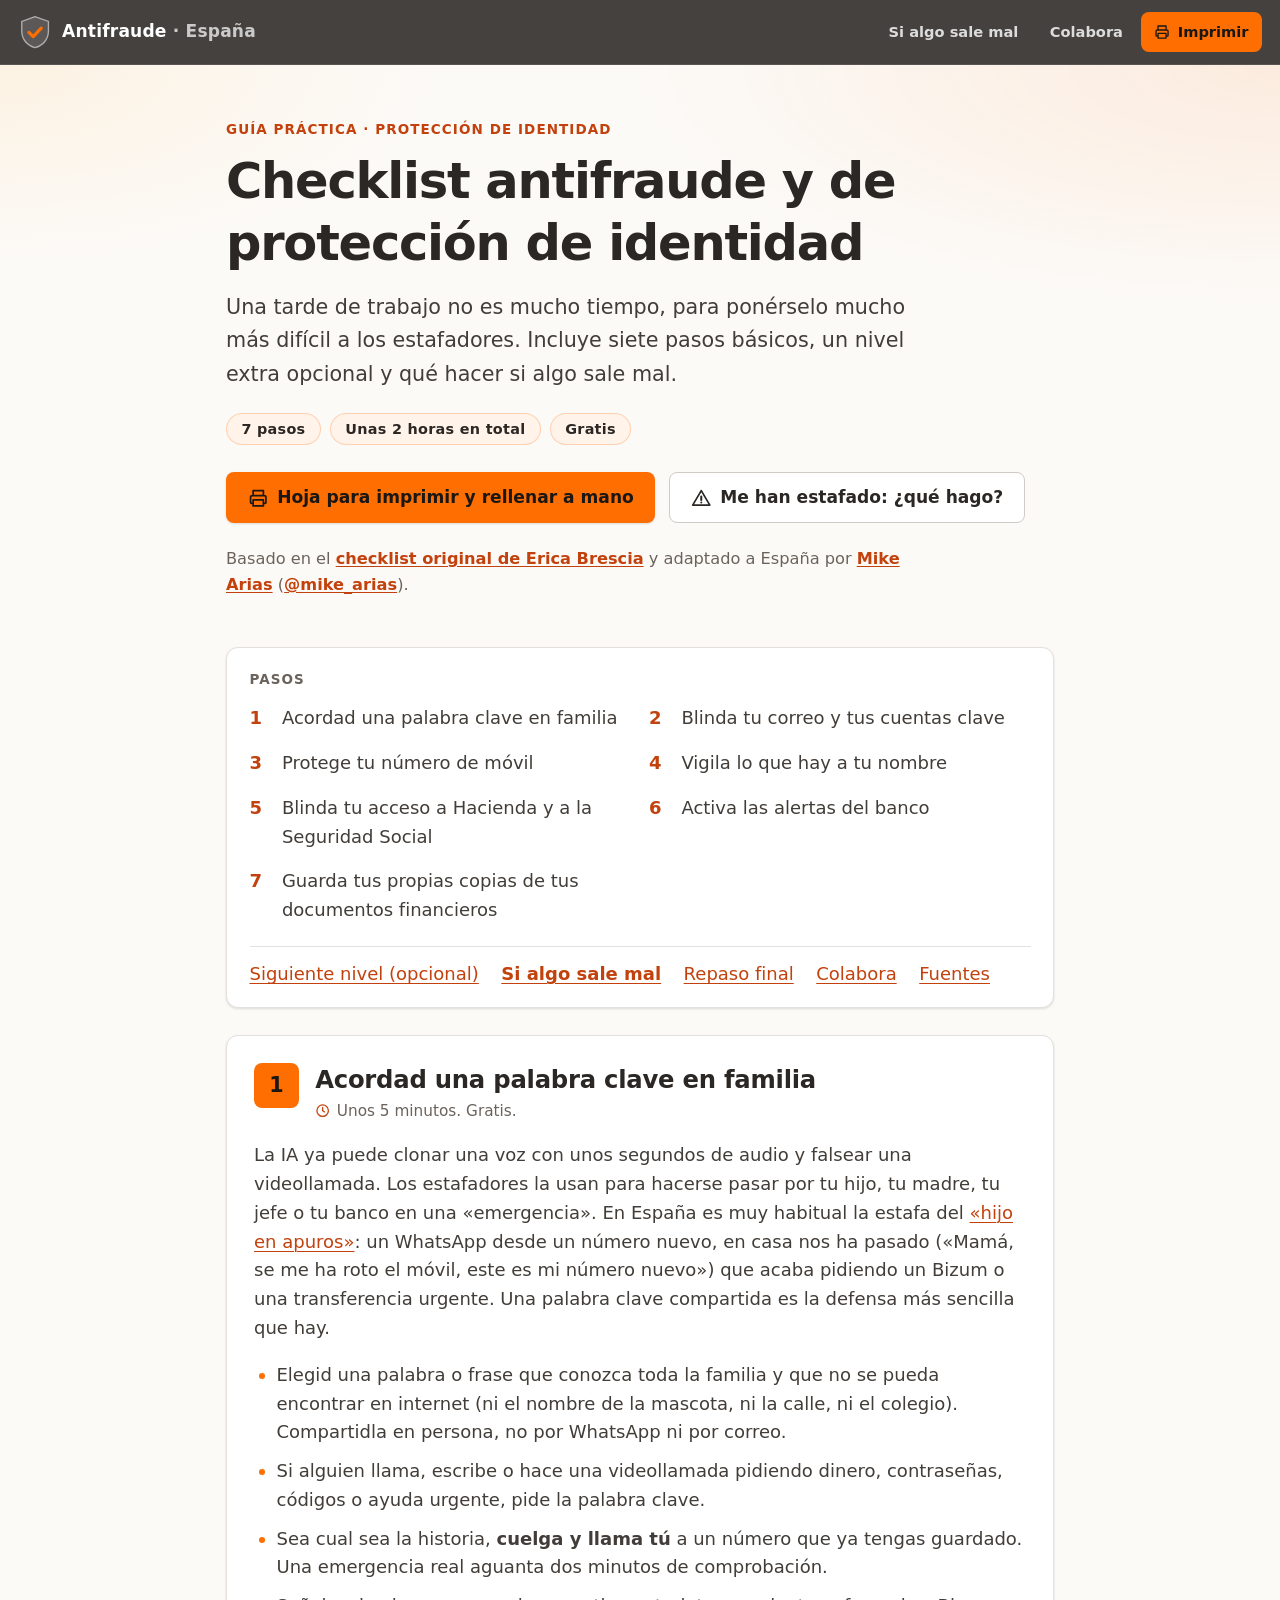
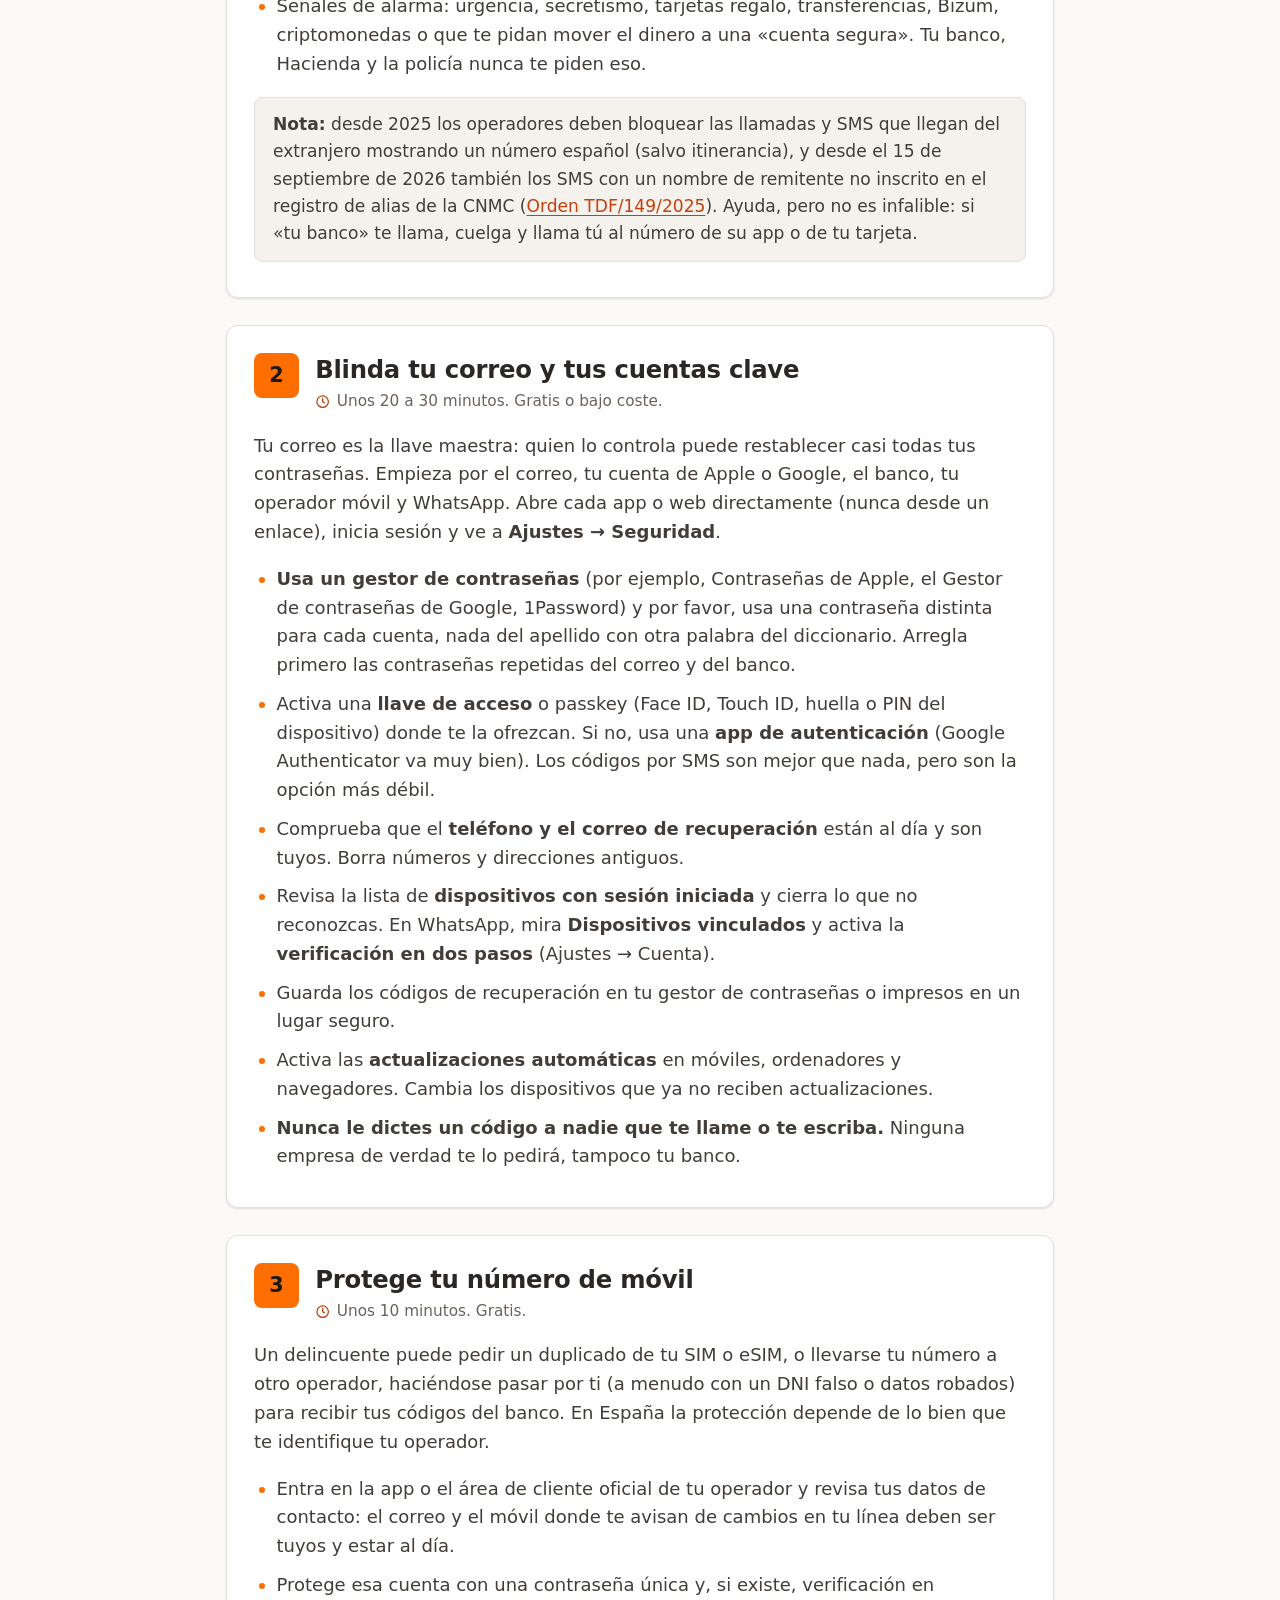
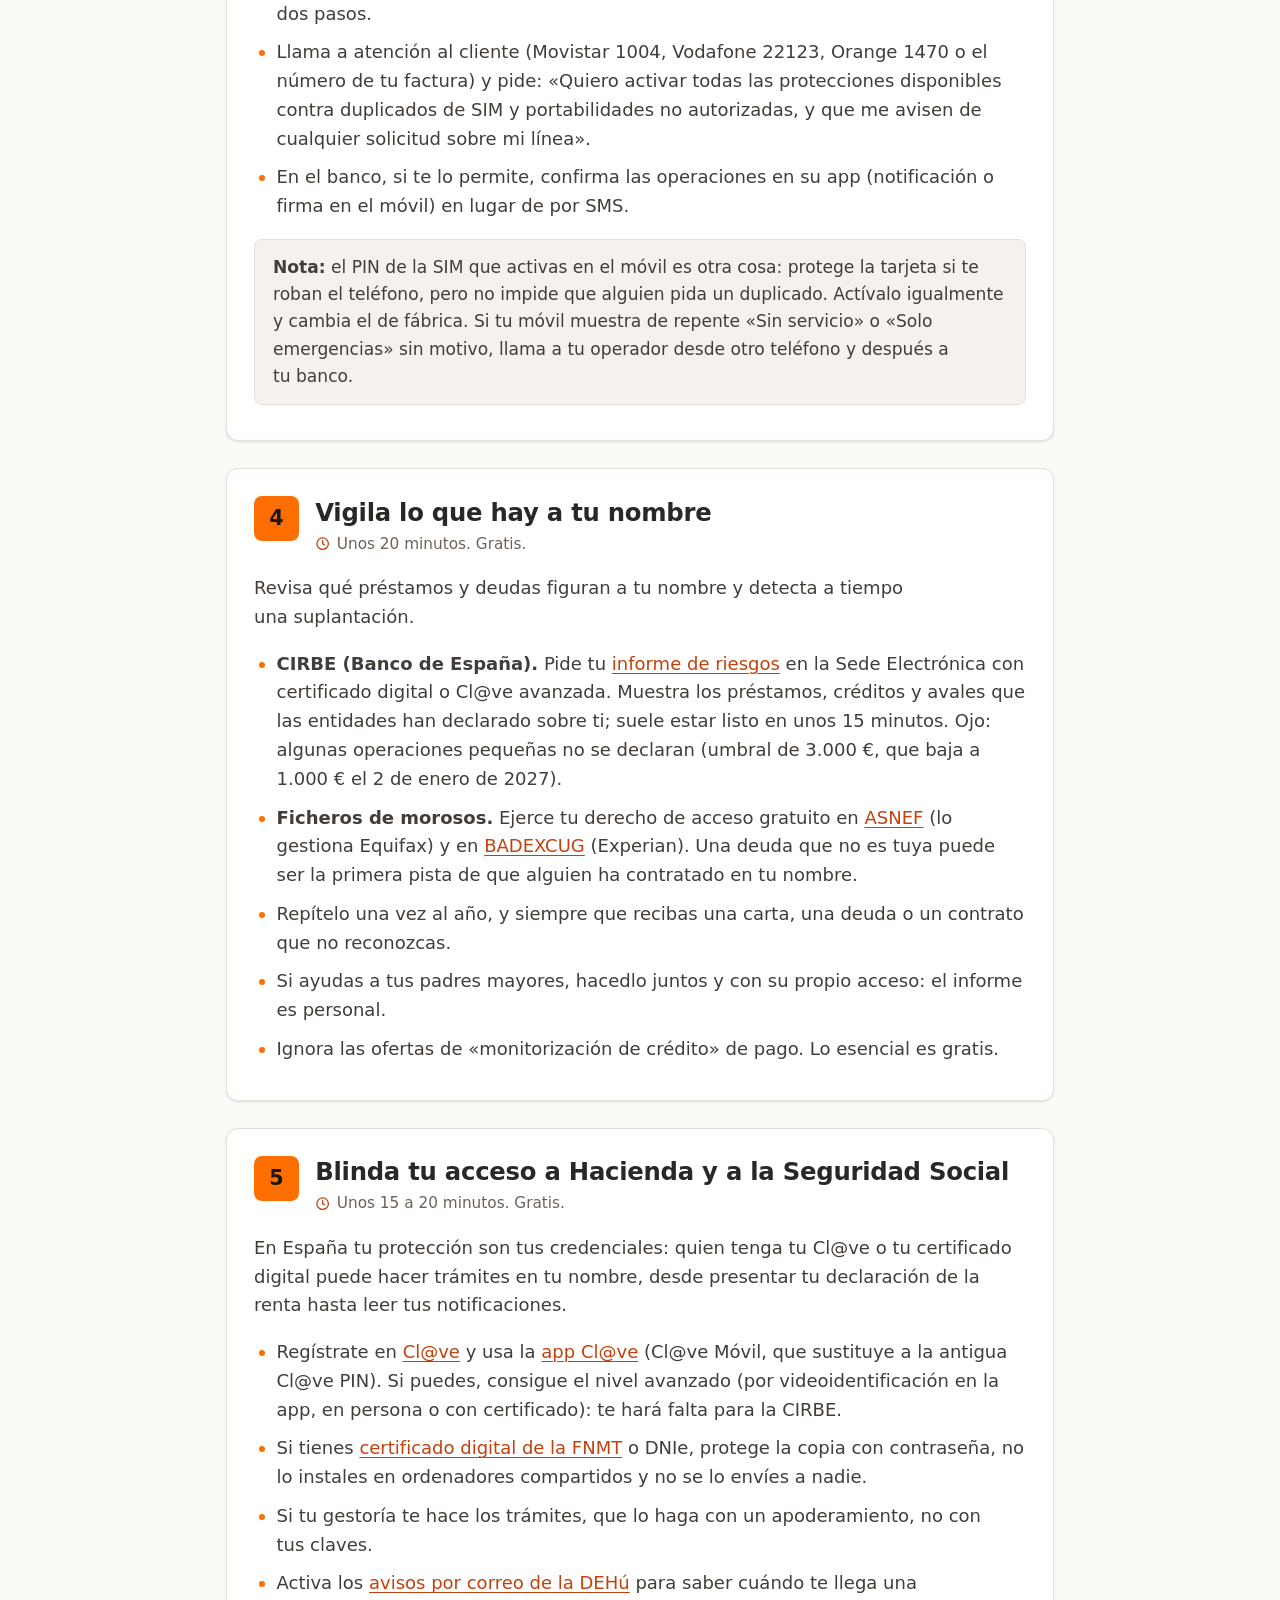
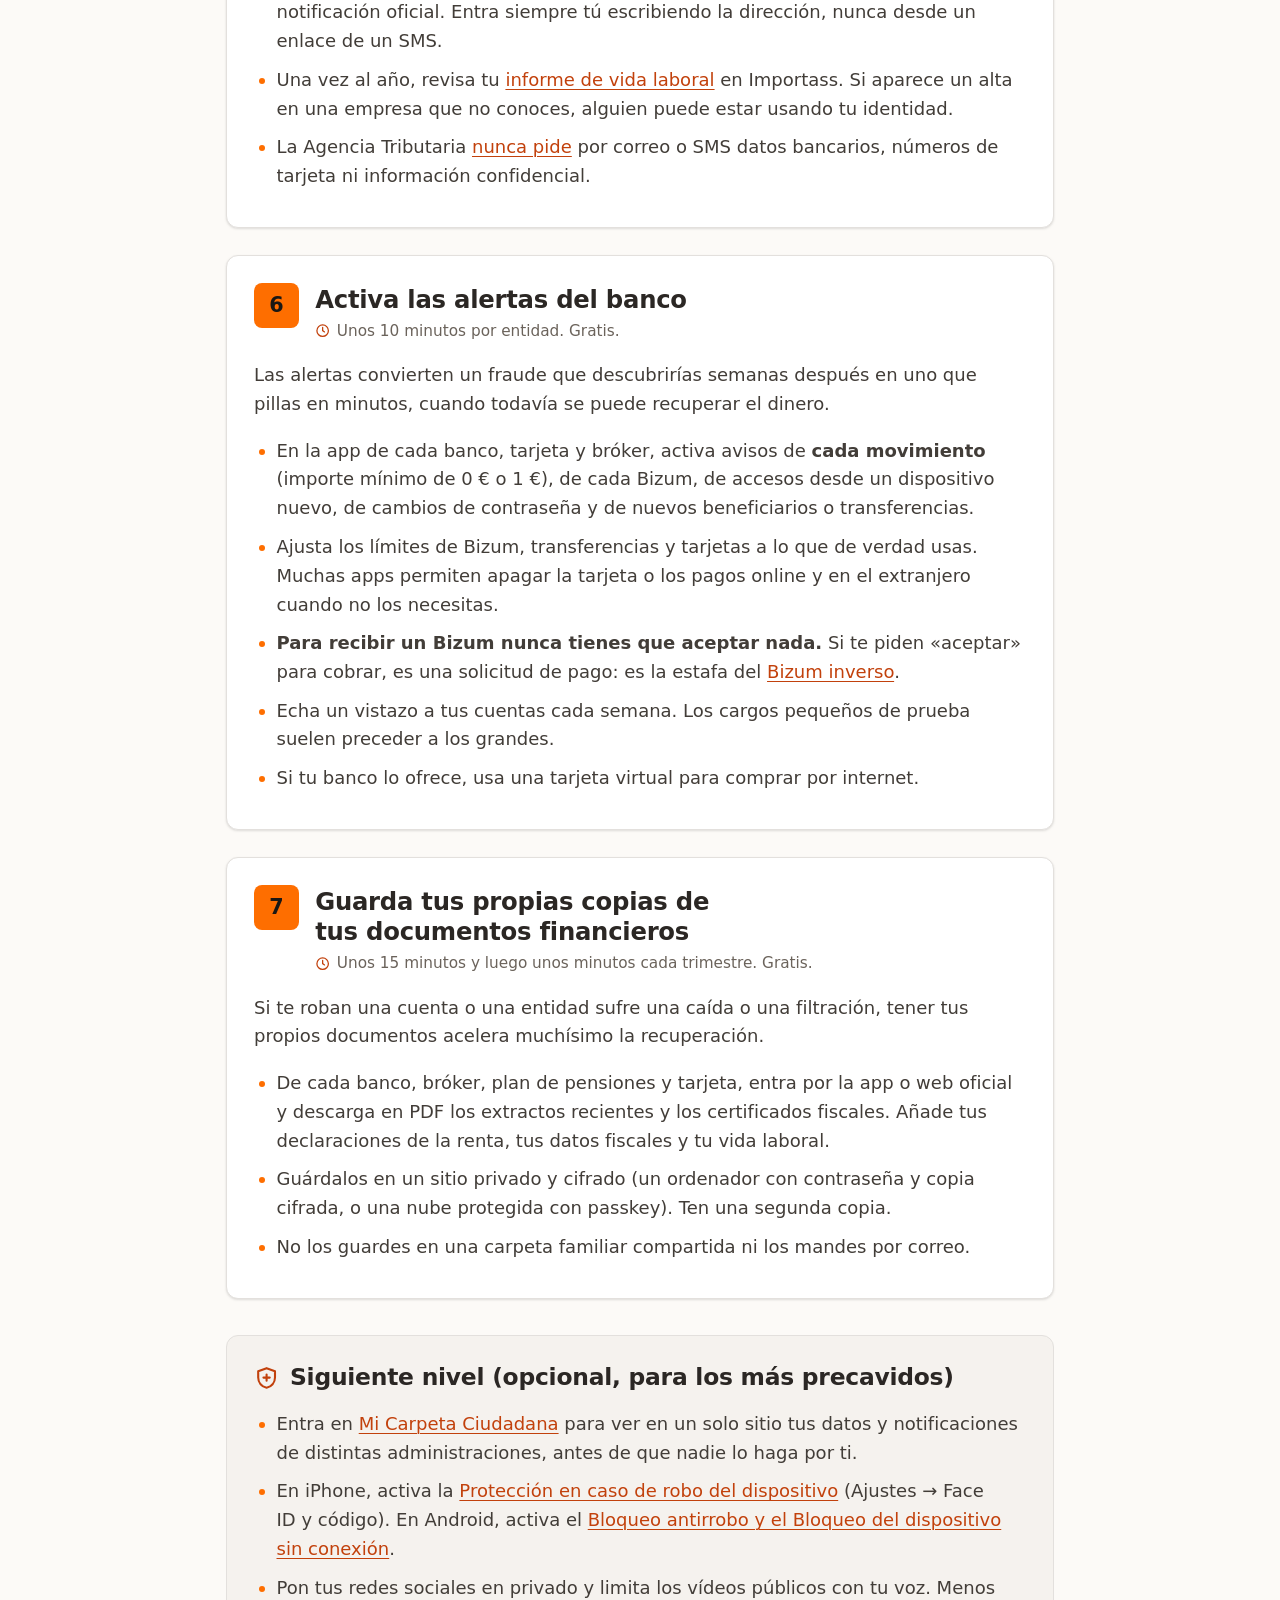
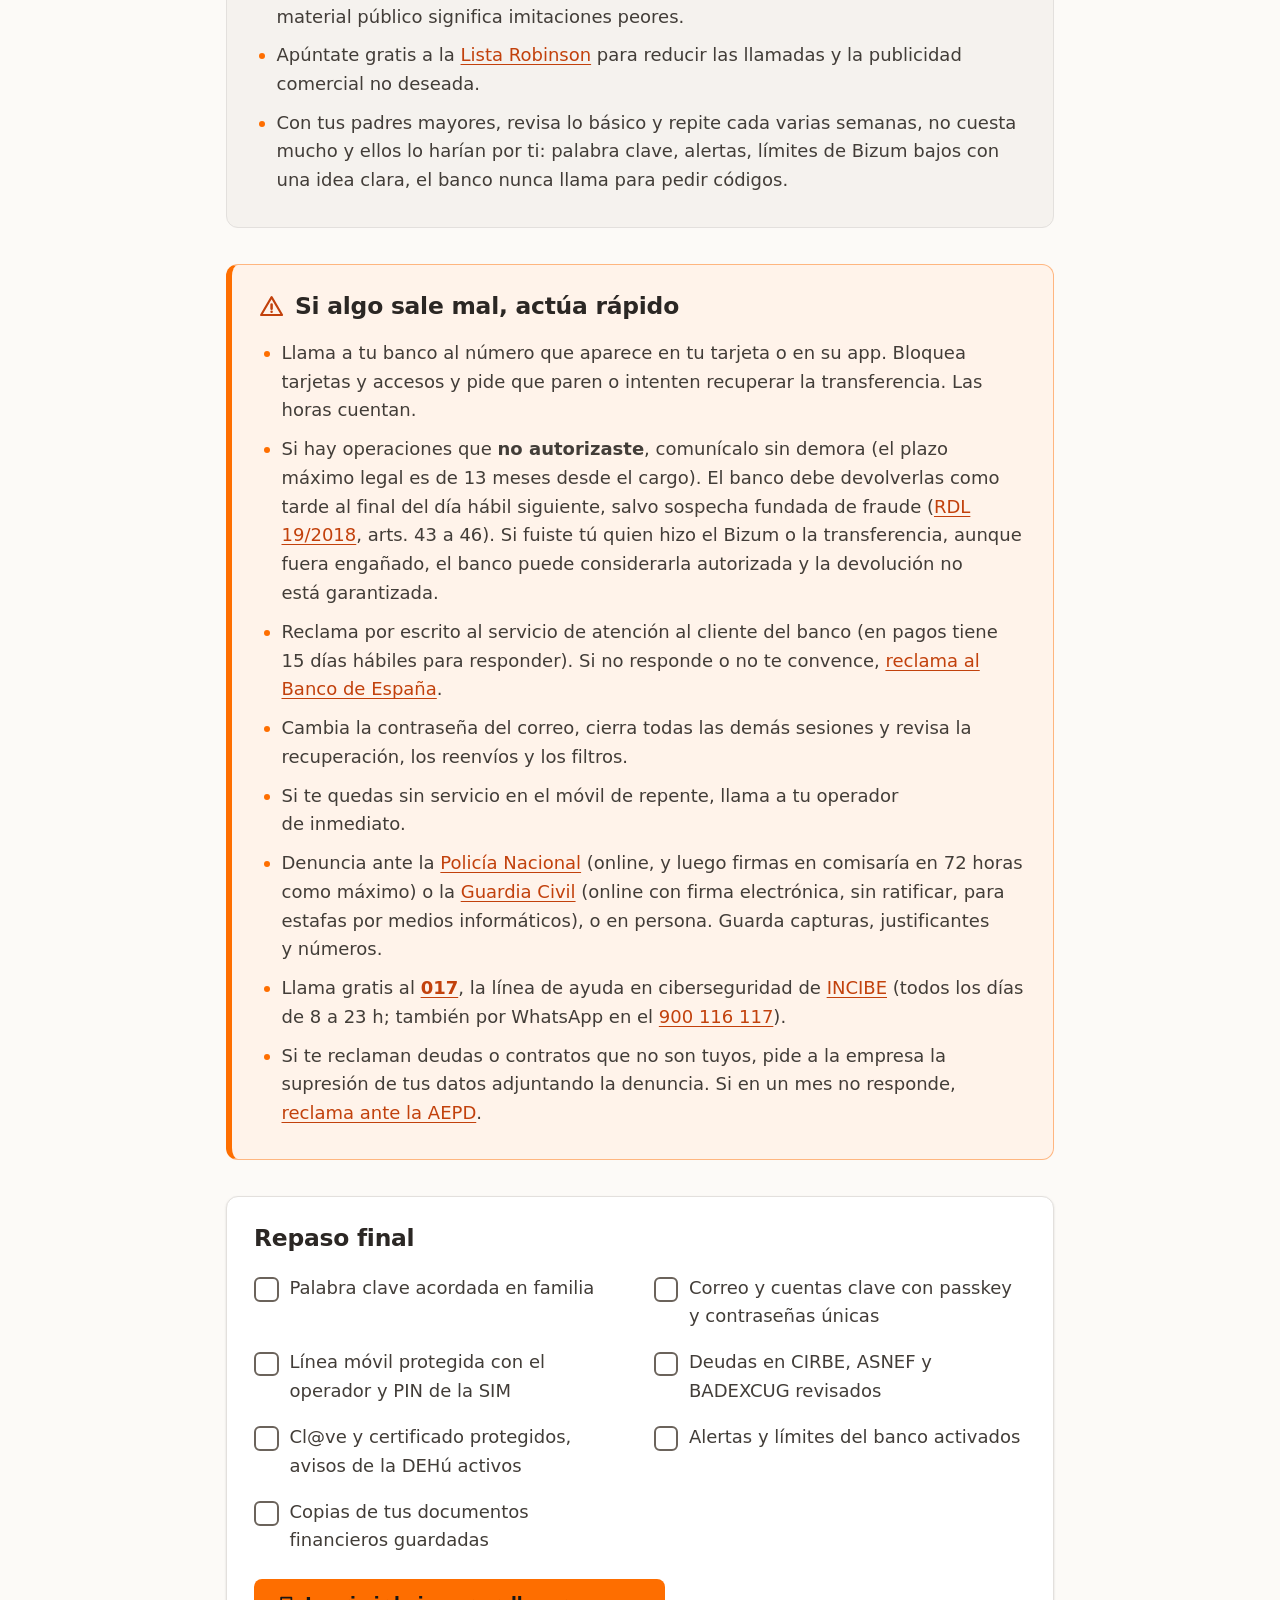
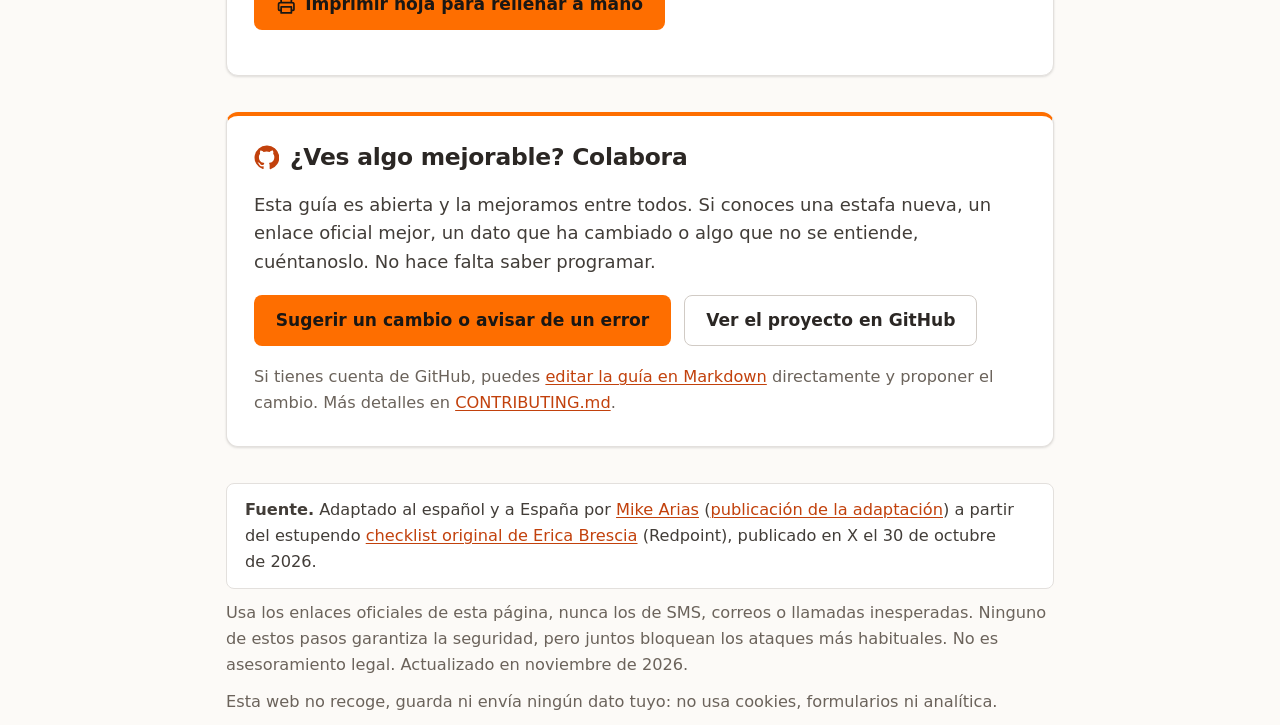
<file: index.html>
<!doctype html>
<html lang="es">
<head>
<meta charset="utf-8">
<meta name="viewport" content="width=device-width, initial-scale=1">
<title>Checklist antifraude y protección de identidad (España)</title>
<meta name="description" content="Siete pasos sencillos para protegerte de estafas y suplantación de identidad en España, y qué hacer si algo sale mal. Con hoja para imprimir y rellenar a mano.">
<meta name="color-scheme" content="light dark">
<meta name="theme-color" content="#1a1714">
<meta name="referrer" content="no-referrer">
<meta property="og:type" content="website">
<meta property="og:locale" content="es_ES">
<meta property="og:title" content="Checklist antifraude y protección de identidad (España)">
<meta property="og:description" content="Una tarde para ponérselo mucho más difícil a los estafadores: 7 pasos, nivel extra y qué hacer si algo sale mal.">
<link rel="icon" href="favicon.svg?v=5" type="image/svg+xml">
<link rel="icon" href="favicon-32.png" type="image/png" sizes="32x32">
<link rel="apple-touch-icon" href="apple-touch-icon.png">
<link rel="stylesheet" href="styles.css?v=5">
</head>
<body>
<a class="skip" href="#contenido">Saltar al contenido</a>

<svg width="0" height="0" style="position:absolute" aria-hidden="true" focusable="false">
  <symbol id="i-clock" viewBox="0 0 24 24"><circle cx="12" cy="12" r="9" fill="none" stroke="currentColor" stroke-width="2"/><path d="M12 7v5l3 2" fill="none" stroke="currentColor" stroke-width="2" stroke-linecap="round"/></symbol>
  <symbol id="i-print" viewBox="0 0 24 24"><path d="M6 9V3h12v6M6 18H4a1 1 0 0 1-1-1v-6a2 2 0 0 1 2-2h14a2 2 0 0 1 2 2v6a1 1 0 0 1-1 1h-2M6 14h12v7H6z" fill="none" stroke="currentColor" stroke-width="2" stroke-linejoin="round"/></symbol>
  <symbol id="i-alert" viewBox="0 0 24 24"><path d="M12 3 2 20h20L12 3Z" fill="none" stroke="currentColor" stroke-width="2" stroke-linejoin="round"/><path d="M12 10v4M12 17h.01" stroke="currentColor" stroke-width="2.4" stroke-linecap="round"/></symbol>
  <symbol id="i-gh" viewBox="0 0 24 24"><path fill="currentColor" d="M12 .5a11.5 11.5 0 0 0-3.64 22.41c.58.1.79-.25.79-.56v-2c-3.2.7-3.88-1.37-3.88-1.37-.52-1.33-1.28-1.69-1.28-1.69-1.05-.71.08-.7.08-.7 1.16.08 1.77 1.19 1.77 1.19 1.03 1.77 2.7 1.26 3.36.96.1-.75.4-1.26.73-1.55-2.55-.29-5.24-1.28-5.24-5.68 0-1.26.45-2.28 1.18-3.08-.12-.29-.51-1.46.11-3.05 0 0 .97-.31 3.17 1.18a11 11 0 0 1 5.77 0c2.2-1.49 3.17-1.18 3.17-1.18.62 1.59.23 2.76.11 3.05.74.8 1.18 1.82 1.18 3.08 0 4.41-2.69 5.39-5.25 5.67.41.36.78 1.06.78 2.14v3.17c0 .31.21.67.8.56A11.5 11.5 0 0 0 12 .5Z"/></symbol>
  <symbol id="i-plus" viewBox="0 0 24 24"><path d="M12 3 4 6v6c0 5 3.4 8.6 8 9.7 4.6-1.1 8-4.7 8-9.7V6l-8-3Z" fill="none" stroke="currentColor" stroke-width="2" stroke-linejoin="round"/><path d="M12 9v6M9 12h6" stroke="currentColor" stroke-width="2" stroke-linecap="round"/></symbol>
</svg>

<header class="topbar">
  <div class="topbar-in">
    <a class="brand" href="./" aria-label="Checklist antifraude, inicio">
      <svg viewBox="0 0 64 64" aria-hidden="true"><path d="M32 3 7 12v18c0 15.5 10.6 27.6 25 31 14.4-3.4 25-15.5 25-31V12L32 3Z" fill="#fff" fill-opacity=".12" stroke="#fff" stroke-opacity=".55" stroke-width="2.5"/><path d="m20.5 32.5 8 8 15-16" fill="none" stroke="#fe6e00" stroke-width="6" stroke-linecap="round" stroke-linejoin="round"/></svg>
      <span>Antifraude <span class="brand-sub">· España</span></span>
    </a>
    <nav class="topnav no-print" aria-label="Accesos rápidos">
      <a href="#urgente">Si algo sale mal</a>
      <a href="#colabora">Colabora</a>
      <a class="topnav-cta" href="imprimir.html"><svg aria-hidden="true"><use href="#i-print"/></svg>Imprimir</a>
    </nav>
  </div>
</header>

<main id="contenido">
<div class="hero">
  <div class="wrap">
    <p class="eyebrow">Guía práctica · Protección de identidad</p>
    <h1>Checklist antifraude y de protección de identidad</h1>
    <p class="lead">Una tarde de trabajo no es mucho tiempo, para ponérselo mucho más difícil a los estafadores. Incluye siete pasos básicos, un nivel extra opcional y qué hacer si algo sale mal.</p>
    <ul class="chips" aria-label="Resumen">
      <li>7 pasos</li>
      <li>Unas 2 horas en total</li>
      <li>Gratis</li>
    </ul>
    <div class="actions no-print">
      <a class="btn primary" href="imprimir.html"><svg aria-hidden="true"><use href="#i-print"/></svg>Hoja para imprimir y rellenar a mano</a>
      <a class="btn outline" href="#urgente"><svg aria-hidden="true"><use href="#i-alert"/></svg>Me han estafado: ¿qué hago?</a>
    </div>
    <p class="credits">Basado en el <a href="https://x.com/ericabrescia/status/2116296188962144459">checklist original de Erica Brescia</a> y adaptado a España por <a href="https://x.com/mike_arias/status/2122958905756004706">Mike Arias</a> (<a href="https://x.com/mike_arias/">@mike_arias</a>).</p>
  </div>
</div>

<div class="wrap">

<nav class="toc" aria-labelledby="toc-h">
  <h2 id="toc-h">Pasos</h2>
  <ol>
    <li><a href="#p1"><span class="n">1</span>Acordad una palabra clave en familia</a></li>
    <li><a href="#p2"><span class="n">2</span>Blinda tu correo y tus cuentas clave</a></li>
    <li><a href="#p3"><span class="n">3</span>Protege tu número de móvil</a></li>
    <li><a href="#p4"><span class="n">4</span>Vigila lo que hay a tu nombre</a></li>
    <li><a href="#p5"><span class="n">5</span>Blinda tu acceso a Hacienda y a la Seguridad Social</a></li>
    <li><a href="#p6"><span class="n">6</span>Activa las alertas del banco</a></li>
    <li><a href="#p7"><span class="n">7</span>Guarda tus propias copias de tus documentos financieros</a></li>
  </ol>
  <div class="extra">
    <a href="#siguiente">Siguiente nivel (opcional)</a>
    <a href="#urgente"><strong>Si algo sale mal</strong></a>
    <a href="#repaso">Repaso final</a>
    <a href="#colabora">Colabora</a>
    <a href="#fuentes">Fuentes</a>
  </div>
</nav>

<section class="step" id="p1" aria-labelledby="p1-h">
  <div class="step-head">
    <span class="badge" aria-hidden="true">1</span>
    <div>
      <h2 id="p1-h"><span class="visually-hidden">Paso 1. </span>Acordad una palabra clave en familia</h2>
      <p class="meta"><svg aria-hidden="true"><use href="#i-clock"/></svg>Unos 5 minutos. Gratis.</p>
    </div>
  </div>
  <p>La IA ya puede clonar una voz con unos segundos de audio y falsear una videollamada. Los estafadores la usan para hacerse pasar por tu hijo, tu madre, tu jefe o tu banco en una «emergencia». En España es muy habitual la estafa del <a href="https://www.osi.es">«hijo en apuros»</a>: un WhatsApp desde un número nuevo, en casa nos ha pasado («Mamá, se me ha roto el móvil, este es mi número nuevo») que acaba pidiendo un Bizum o una transferencia urgente. Una palabra clave compartida es la defensa más sencilla que hay.</p>
  <ul>
    <li>Elegid una palabra o frase que conozca toda la familia y que no se pueda encontrar en internet (ni el nombre de la mascota, ni la calle, ni el colegio). Compartidla en persona, no por WhatsApp ni por correo.</li>
    <li>Si alguien llama, escribe o hace una videollamada pidiendo dinero, contraseñas, códigos o ayuda urgente, pide la palabra clave.</li>
    <li>Sea cual sea la historia, <strong>cuelga y llama tú</strong> a un número que ya tengas guardado. Una emergencia real aguanta dos minutos de comprobación.</li>
    <li>Señales de alarma: urgencia, secretismo, tarjetas regalo, transferencias, Bizum, criptomonedas o que te pidan mover el dinero a una «cuenta segura». Tu banco, Hacienda y la policía nunca te piden eso.</li>
  </ul>
  <p class="note"><strong>Nota:</strong> desde 2025 los operadores deben bloquear las llamadas y SMS que llegan del extranjero mostrando un número español (salvo itinerancia), y desde el 15 de septiembre de 2026 también los SMS con un nombre de remitente no inscrito en el registro de alias de la CNMC (<a href="https://www.boe.es/buscar/legislacion.php?campo%5B0%5D=TITULO&amp;dato%5B0%5D=TDF%2F149%2F2025">Orden TDF/149/2025</a>). Ayuda, pero no es infalible: si «tu banco» te llama, cuelga y llama tú al número de su app o de tu tarjeta.</p>
</section>

<section class="step" id="p2" aria-labelledby="p2-h">
  <div class="step-head">
    <span class="badge" aria-hidden="true">2</span>
    <div>
      <h2 id="p2-h"><span class="visually-hidden">Paso 2. </span>Blinda tu correo y tus cuentas clave</h2>
      <p class="meta"><svg aria-hidden="true"><use href="#i-clock"/></svg>Unos 20 a 30 minutos. Gratis o bajo coste.</p>
    </div>
  </div>
  <p>Tu correo es la llave maestra: quien lo controla puede restablecer casi todas tus contraseñas. Empieza por el correo, tu cuenta de Apple o Google, el banco, tu operador móvil y WhatsApp. Abre cada app o web directamente (nunca desde un enlace), inicia sesión y ve a <strong>Ajustes → Seguridad</strong>.</p>
  <ul>
    <li><strong>Usa un gestor de contraseñas</strong> (por ejemplo, Contraseñas de Apple, el Gestor de contraseñas de Google, 1Password) y por favor, usa una contraseña distinta para cada cuenta, nada del apellido con otra palabra del diccionario. Arregla primero las contraseñas repetidas del correo y del banco.</li>
    <li>Activa una <strong>llave de acceso</strong> o passkey (Face ID, Touch ID, huella o PIN del dispositivo) donde te la ofrezcan. Si no, usa una <strong>app de autenticación</strong> (Google Authenticator va muy bien). Los códigos por SMS son mejor que nada, pero son la opción más débil.</li>
    <li>Comprueba que el <strong>teléfono y el correo de recuperación</strong> están al día y son tuyos. Borra números y direcciones antiguos.</li>
    <li>Revisa la lista de <strong>dispositivos con sesión iniciada</strong> y cierra lo que no reconozcas. En WhatsApp, mira <strong>Dispositivos vinculados</strong> y activa la <strong>verificación en dos pasos</strong> (Ajustes → Cuenta).</li>
    <li>Guarda los códigos de recuperación en tu gestor de contraseñas o impresos en un lugar seguro.</li>
    <li>Activa las <strong>actualizaciones automáticas</strong> en móviles, ordenadores y navegadores. Cambia los dispositivos que ya no reciben actualizaciones.</li>
    <li><strong>Nunca le dictes un código a nadie que te llame o te escriba.</strong> Ninguna empresa de verdad te lo pedirá, tampoco tu banco.</li>
  </ul>
</section>

<section class="step" id="p3" aria-labelledby="p3-h">
  <div class="step-head">
    <span class="badge" aria-hidden="true">3</span>
    <div>
      <h2 id="p3-h"><span class="visually-hidden">Paso 3. </span>Protege tu número de móvil</h2>
      <p class="meta"><svg aria-hidden="true"><use href="#i-clock"/></svg>Unos 10 minutos. Gratis.</p>
    </div>
  </div>
  <p>Un delincuente puede pedir un duplicado de tu SIM o eSIM, o llevarse tu número a otro operador, haciéndose pasar por ti (a menudo con un DNI falso o datos robados) para recibir tus códigos del banco. En España la protección depende de lo bien que te identifique tu operador.</p>
  <ul>
    <li>Entra en la app o el área de cliente oficial de tu operador y revisa tus datos de contacto: el correo y el móvil donde te avisan de cambios en tu línea deben ser tuyos y estar al día.</li>
    <li>Protege esa cuenta con una contraseña única y, si existe, verificación en dos pasos.</li>
    <li>Llama a atención al cliente (Movistar 1004, Vodafone 22123, Orange 1470 o el número de tu factura) y pide: «Quiero activar todas las protecciones disponibles contra duplicados de SIM y portabilidades no autorizadas, y que me avisen de cualquier solicitud sobre mi línea».</li>
    <li>En el banco, si te lo permite, confirma las operaciones en su app (notificación o firma en el móvil) en lugar de por SMS.</li>
  </ul>
  <p class="note"><strong>Nota:</strong> el PIN de la SIM que activas en el móvil es otra cosa: protege la tarjeta si te roban el teléfono, pero no impide que alguien pida un duplicado. Actívalo igualmente y cambia el de fábrica. Si tu móvil muestra de repente «Sin servicio» o «Solo emergencias» sin motivo, llama a tu operador desde otro teléfono y después a tu banco.</p>
</section>

<section class="step" id="p4" aria-labelledby="p4-h">
  <div class="step-head">
    <span class="badge" aria-hidden="true">4</span>
    <div>
      <h2 id="p4-h"><span class="visually-hidden">Paso 4. </span>Vigila lo que hay a tu nombre</h2>
      <p class="meta"><svg aria-hidden="true"><use href="#i-clock"/></svg>Unos 20 minutos. Gratis.</p>
    </div>
  </div>
  <p>Revisa qué préstamos y deudas figuran a tu nombre y detecta a tiempo una suplantación.</p>
  <ul>
    <li><strong>CIRBE (Banco de España).</strong> Pide tu <a href="https://sedeelectronica.bde.es">informe de riesgos</a> en la Sede Electrónica con certificado digital o Cl@ve avanzada. Muestra los préstamos, créditos y avales que las entidades han declarado sobre ti; suele estar listo en unos 15 minutos. Ojo: algunas operaciones pequeñas no se declaran (umbral de 3.000 €, que baja a 1.000 € el 2 de enero de 2027).</li>
    <li><strong>Ficheros de morosos.</strong> Ejerce tu derecho de acceso gratuito en <a href="https://www.asnef.com">ASNEF</a> (lo gestiona Equifax) y en <a href="https://www.experian.es">BADEXCUG</a> (Experian). Una deuda que no es tuya puede ser la primera pista de que alguien ha contratado en tu nombre.</li>
    <li>Repítelo una vez al año, y siempre que recibas una carta, una deuda o un contrato que no reconozcas.</li>
    <li>Si ayudas a tus padres mayores, hacedlo juntos y con su propio acceso: el informe es personal.</li>
    <li>Ignora las ofertas de «monitorización de crédito» de pago. Lo esencial es gratis.</li>
  </ul>
</section>

<section class="step" id="p5" aria-labelledby="p5-h">
  <div class="step-head">
    <span class="badge" aria-hidden="true">5</span>
    <div>
      <h2 id="p5-h"><span class="visually-hidden">Paso 5. </span>Blinda tu acceso a Hacienda y a la Seguridad Social</h2>
      <p class="meta"><svg aria-hidden="true"><use href="#i-clock"/></svg>Unos 15 a 20 minutos. Gratis.</p>
    </div>
  </div>
  <p>En España tu protección son tus credenciales: quien tenga tu Cl@ve o tu certificado digital puede hacer trámites en tu nombre, desde presentar tu declaración de la renta hasta leer tus notificaciones.</p>
  <ul>
    <li>Regístrate en <a href="https://clave.gob.es">Cl@ve</a> y usa la <a href="https://clave.gob.es/clave_Home/clave.html">app Cl@ve</a> (Cl@ve Móvil, que sustituye a la antigua Cl@ve PIN). Si puedes, consigue el nivel avanzado (por videoidentificación en la app, en persona o con certificado): te hará falta para la CIRBE.</li>
    <li>Si tienes <a href="https://www.fnmt.es">certificado digital de la FNMT</a> o DNIe, protege la copia con contraseña, no lo instales en ordenadores compartidos y no se lo envíes a nadie.</li>
    <li>Si tu gestoría te hace los trámites, que lo haga con un apoderamiento, no con tus claves.</li>
    <li>Activa los <a href="https://dehu.redsara.es">avisos por correo de la DEHú</a> para saber cuándo te llega una notificación oficial. Entra siempre tú escribiendo la dirección, nunca desde un enlace de un SMS.</li>
    <li>Una vez al año, revisa tu <a href="https://portal.seg-social.gob.es">informe de vida laboral</a> en Importass. Si aparece un alta en una empresa que no conoces, alguien puede estar usando tu identidad.</li>
    <li>La Agencia Tributaria <a href="https://sede.agenciatributaria.gob.es">nunca pide</a> por correo o SMS datos bancarios, números de tarjeta ni información confidencial.</li>
  </ul>
</section>

<section class="step" id="p6" aria-labelledby="p6-h">
  <div class="step-head">
    <span class="badge" aria-hidden="true">6</span>
    <div>
      <h2 id="p6-h"><span class="visually-hidden">Paso 6. </span>Activa las alertas del banco</h2>
      <p class="meta"><svg aria-hidden="true"><use href="#i-clock"/></svg>Unos 10 minutos por entidad. Gratis.</p>
    </div>
  </div>
  <p>Las alertas convierten un fraude que descubrirías semanas después en uno que pillas en minutos, cuando todavía se puede recuperar el dinero.</p>
  <ul>
    <li>En la app de cada banco, tarjeta y bróker, activa avisos de <strong>cada movimiento</strong> (importe mínimo de 0 € o 1 €), de cada Bizum, de accesos desde un dispositivo nuevo, de cambios de contraseña y de nuevos beneficiarios o transferencias.</li>
    <li>Ajusta los límites de Bizum, transferencias y tarjetas a lo que de verdad usas. Muchas apps permiten apagar la tarjeta o los pagos online y en el extranjero cuando no los necesitas.</li>
    <li><strong>Para recibir un Bizum nunca tienes que aceptar nada.</strong> Si te piden «aceptar» para cobrar, es una solicitud de pago: es la estafa del <a href="https://www.bizum.es">Bizum inverso</a>.</li>
    <li>Echa un vistazo a tus cuentas cada semana. Los cargos pequeños de prueba suelen preceder a los grandes.</li>
    <li>Si tu banco lo ofrece, usa una tarjeta virtual para comprar por internet.</li>
  </ul>
</section>

<section class="step" id="p7" aria-labelledby="p7-h">
  <div class="step-head">
    <span class="badge" aria-hidden="true">7</span>
    <div>
      <h2 id="p7-h"><span class="visually-hidden">Paso 7. </span>Guarda tus propias copias de tus documentos financieros</h2>
      <p class="meta"><svg aria-hidden="true"><use href="#i-clock"/></svg>Unos 15 minutos y luego unos minutos cada trimestre. Gratis.</p>
    </div>
  </div>
  <p>Si te roban una cuenta o una entidad sufre una caída o una filtración, tener tus propios documentos acelera muchísimo la recuperación.</p>
  <ul>
    <li>De cada banco, bróker, plan de pensiones y tarjeta, entra por la app o web oficial y descarga en PDF los extractos recientes y los certificados fiscales. Añade tus declaraciones de la renta, tus datos fiscales y tu vida laboral.</li>
    <li>Guárdalos en un sitio privado y cifrado (un ordenador con contraseña y copia cifrada, o una nube protegida con passkey). Ten una segunda copia.</li>
    <li>No los guardes en una carpeta familiar compartida ni los mandes por correo.</li>
  </ul>
</section>

<section class="box next" id="siguiente" aria-labelledby="sig-h">
  <h2 id="sig-h"><svg aria-hidden="true"><use href="#i-plus"/></svg>Siguiente nivel (opcional, para los más precavidos)</h2>
  <ul>
    <li>Entra en <a href="https://carpetaciudadana.gob.es">Mi Carpeta Ciudadana</a> para ver en un solo sitio tus datos y notificaciones de distintas administraciones, antes de que nadie lo haga por ti.</li>
    <li>En iPhone, activa la <a href="https://support.apple.com/es-es/120340">Protección en caso de robo del dispositivo</a> (Ajustes → Face ID y código). En Android, activa el <a href="https://support.google.com/android/answer/15146908?hl=es">Bloqueo antirrobo y el Bloqueo del dispositivo sin conexión</a>.</li>
    <li>Pon tus redes sociales en privado y limita los vídeos públicos con tu voz. Menos material público significa imitaciones peores.</li>
    <li>Apúntate gratis a la <a href="https://www.listarobinson.es">Lista Robinson</a> para reducir las llamadas y la publicidad comercial no deseada.</li>
    <li>Con tus padres mayores, revisa lo básico y repite cada varias semanas, no cuesta mucho y ellos lo harían por ti: palabra clave, alertas, límites de Bizum bajos con una idea clara, el banco nunca llama para pedir códigos.</li>
  </ul>
</section>

<section class="box alert" id="urgente" aria-labelledby="urg-h">
  <h2 id="urg-h"><svg aria-hidden="true"><use href="#i-alert"/></svg>Si algo sale mal, actúa rápido</h2>
  <ul>
    <li>Llama a tu banco al número que aparece en tu tarjeta o en su app. Bloquea tarjetas y accesos y pide que paren o intenten recuperar la transferencia. Las horas cuentan.</li>
    <li>Si hay operaciones que <strong>no autorizaste</strong>, comunícalo sin demora (el plazo máximo legal es de 13 meses desde el cargo). El banco debe devolverlas como tarde al final del día hábil siguiente, salvo sospecha fundada de fraude (<a href="https://www.boe.es/buscar/act.php?id=BOE-A-2018-16036">RDL 19/2018</a>, arts. 43 a 46). Si fuiste tú quien hizo el Bizum o la transferencia, aunque fuera engañado, el banco puede considerarla autorizada y la devolución no está garantizada.</li>
    <li>Reclama por escrito al servicio de atención al cliente del banco (en pagos tiene 15 días hábiles para responder). Si no responde o no te convence, <a href="https://sedeelectronica.bde.es">reclama al Banco de España</a>.</li>
    <li>Cambia la contraseña del correo, cierra todas las demás sesiones y revisa la recuperación, los reenvíos y los filtros.</li>
    <li>Si te quedas sin servicio en el móvil de repente, llama a tu operador de inmediato.</li>
    <li>Denuncia ante la <a href="https://denuncias.policia.es">Policía Nacional</a> (online, y luego firmas en comisaría en 72 horas como máximo) o la <a href="https://www.guardiacivil.es">Guardia Civil</a> (online con firma electrónica, sin ratificar, para estafas por medios informáticos), o en persona. Guarda capturas, justificantes y números.</li>
    <li>Llama gratis al <a href="tel:017"><strong>017</strong></a>, la línea de ayuda en ciberseguridad de <a href="https://www.incibe.es">INCIBE</a> (todos los días de 8 a 23 h; también por WhatsApp en el <a href="https://wa.me/34900116117">900 116 117</a>).</li>
    <li>Si te reclaman deudas o contratos que no son tuyos, pide a la empresa la supresión de tus datos adjuntando la denuncia. Si en un mes no responde, <a href="https://www.aepd.es">reclama ante la AEPD</a>.</li>
  </ul>
</section>

<section class="review" id="repaso" aria-labelledby="rep-h">
  <h2 id="rep-h">Repaso final</h2>
  <ul class="check">
    <li>Palabra clave acordada en familia</li>
    <li>Correo y cuentas clave con passkey y contraseñas únicas</li>
    <li>Línea móvil protegida con el operador y PIN de la SIM</li>
    <li>Deudas en CIRBE, ASNEF y BADEXCUG revisados</li>
    <li>Cl@ve y certificado protegidos, avisos de la DEHú activos</li>
    <li>Alertas y límites del banco activados</li>
    <li>Copias de tus documentos financieros guardadas</li>
  </ul>
  <p class="no-print"><a class="btn solid" href="imprimir.html"><svg aria-hidden="true"><use href="#i-print"/></svg>Imprimir hoja para rellenar a mano</a></p>
</section>

<section class="box collab no-print" id="colabora" aria-labelledby="col-h">
  <h2 id="col-h"><svg aria-hidden="true"><use href="#i-gh"/></svg>¿Ves algo mejorable? Colabora</h2>
  <p>Esta guía es abierta y la mejoramos entre todos. Si conoces una estafa nueva, un enlace oficial mejor, un dato que ha cambiado o algo que no se entiende, cuéntanoslo. No hace falta saber programar.</p>
  <div class="actions">
    <a class="btn solid" href="https://github.com/jamm87/checklist-anti-fraude/issues/new">Sugerir un cambio o avisar de un error</a>
    <a class="btn outline" href="https://github.com/jamm87/checklist-anti-fraude">Ver el proyecto en GitHub</a>
  </div>
  <p class="small-muted">Si tienes cuenta de GitHub, puedes <a href="https://github.com/jamm87/checklist-anti-fraude/blob/HEAD/guia.md">editar la guía en Markdown</a> directamente y proponer el cambio. Más detalles en <a href="https://github.com/jamm87/checklist-anti-fraude/blob/HEAD/CONTRIBUTING.md">CONTRIBUTING.md</a>.</p>
</section>

</div>
</main>

<footer class="wrap" id="fuentes">
  <p class="source"><strong>Fuente.</strong> Adaptado al español y a España por <a href="https://x.com/mike_arias/">Mike Arias</a> (<a href="https://x.com/mike_arias/status/2122958905756004706">publicación de la adaptación</a>) a partir del estupendo <a href="https://x.com/ericabrescia/status/2116296188962144459">checklist original de Erica Brescia</a> (Redpoint), publicado en X el 30 de octubre de 2026.</p>
  <p>Usa los enlaces oficiales de esta página, nunca los de SMS, correos o llamadas inesperadas. Ninguno de estos pasos garantiza la seguridad, pero juntos bloquean los ataques más habituales. No es asesoramiento legal. Actualizado en noviembre de 2026.</p>
  <p>Esta web no recoge, guarda ni envía ningún dato tuyo: no usa cookies, formularios ni analítica.</p>
</footer>
</body>
</html>
</file>
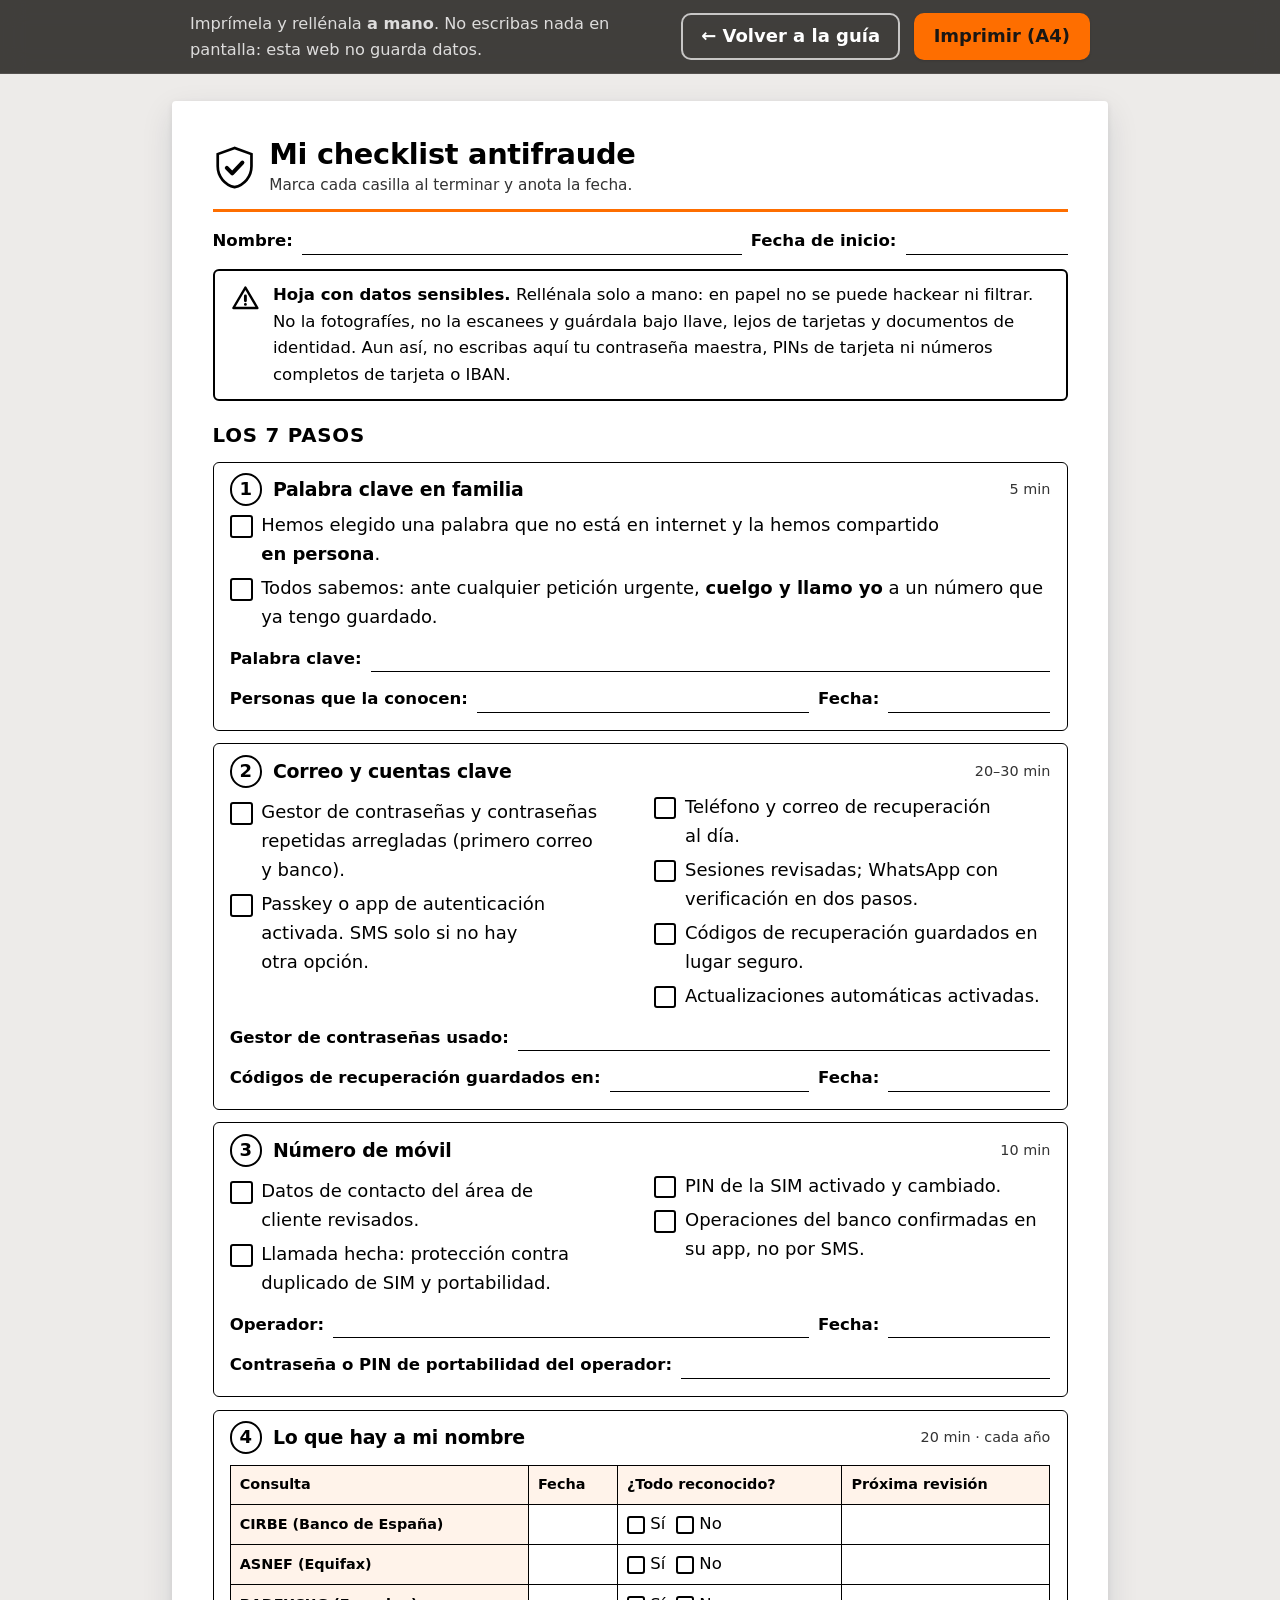
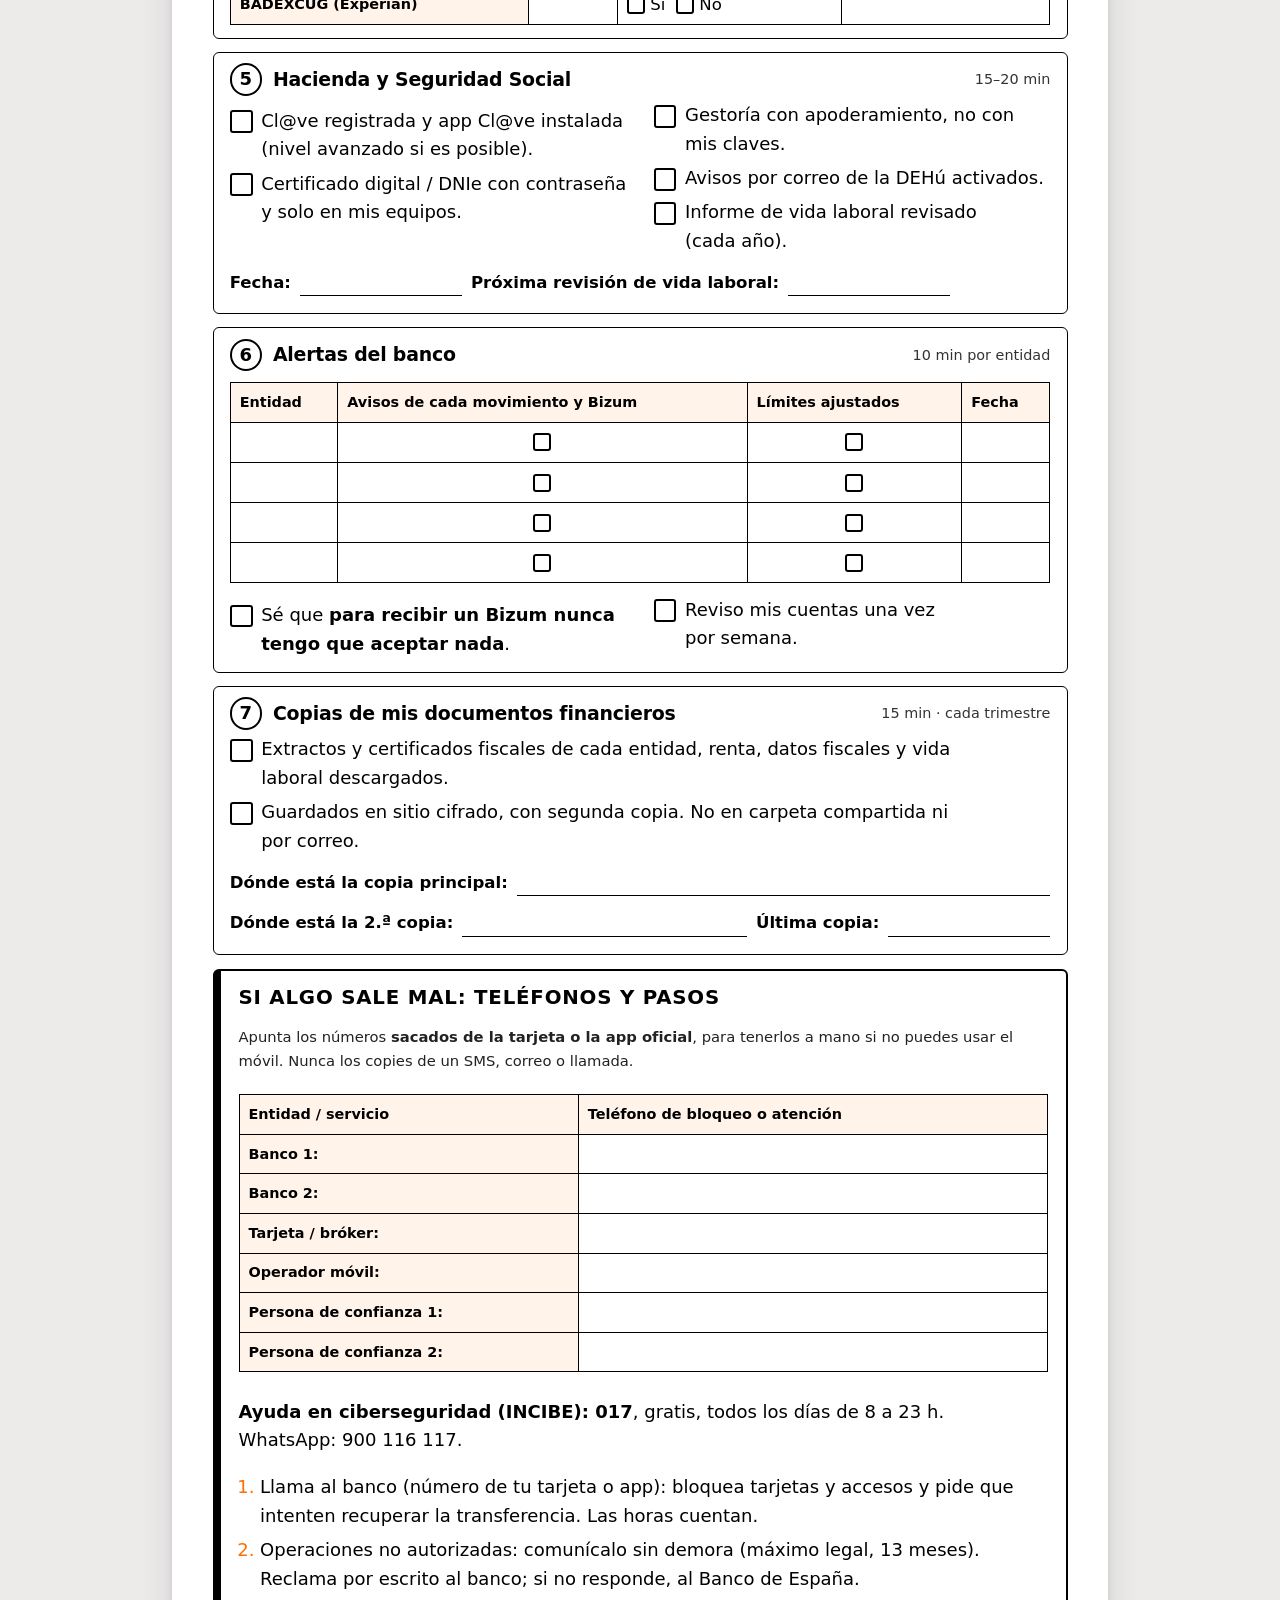
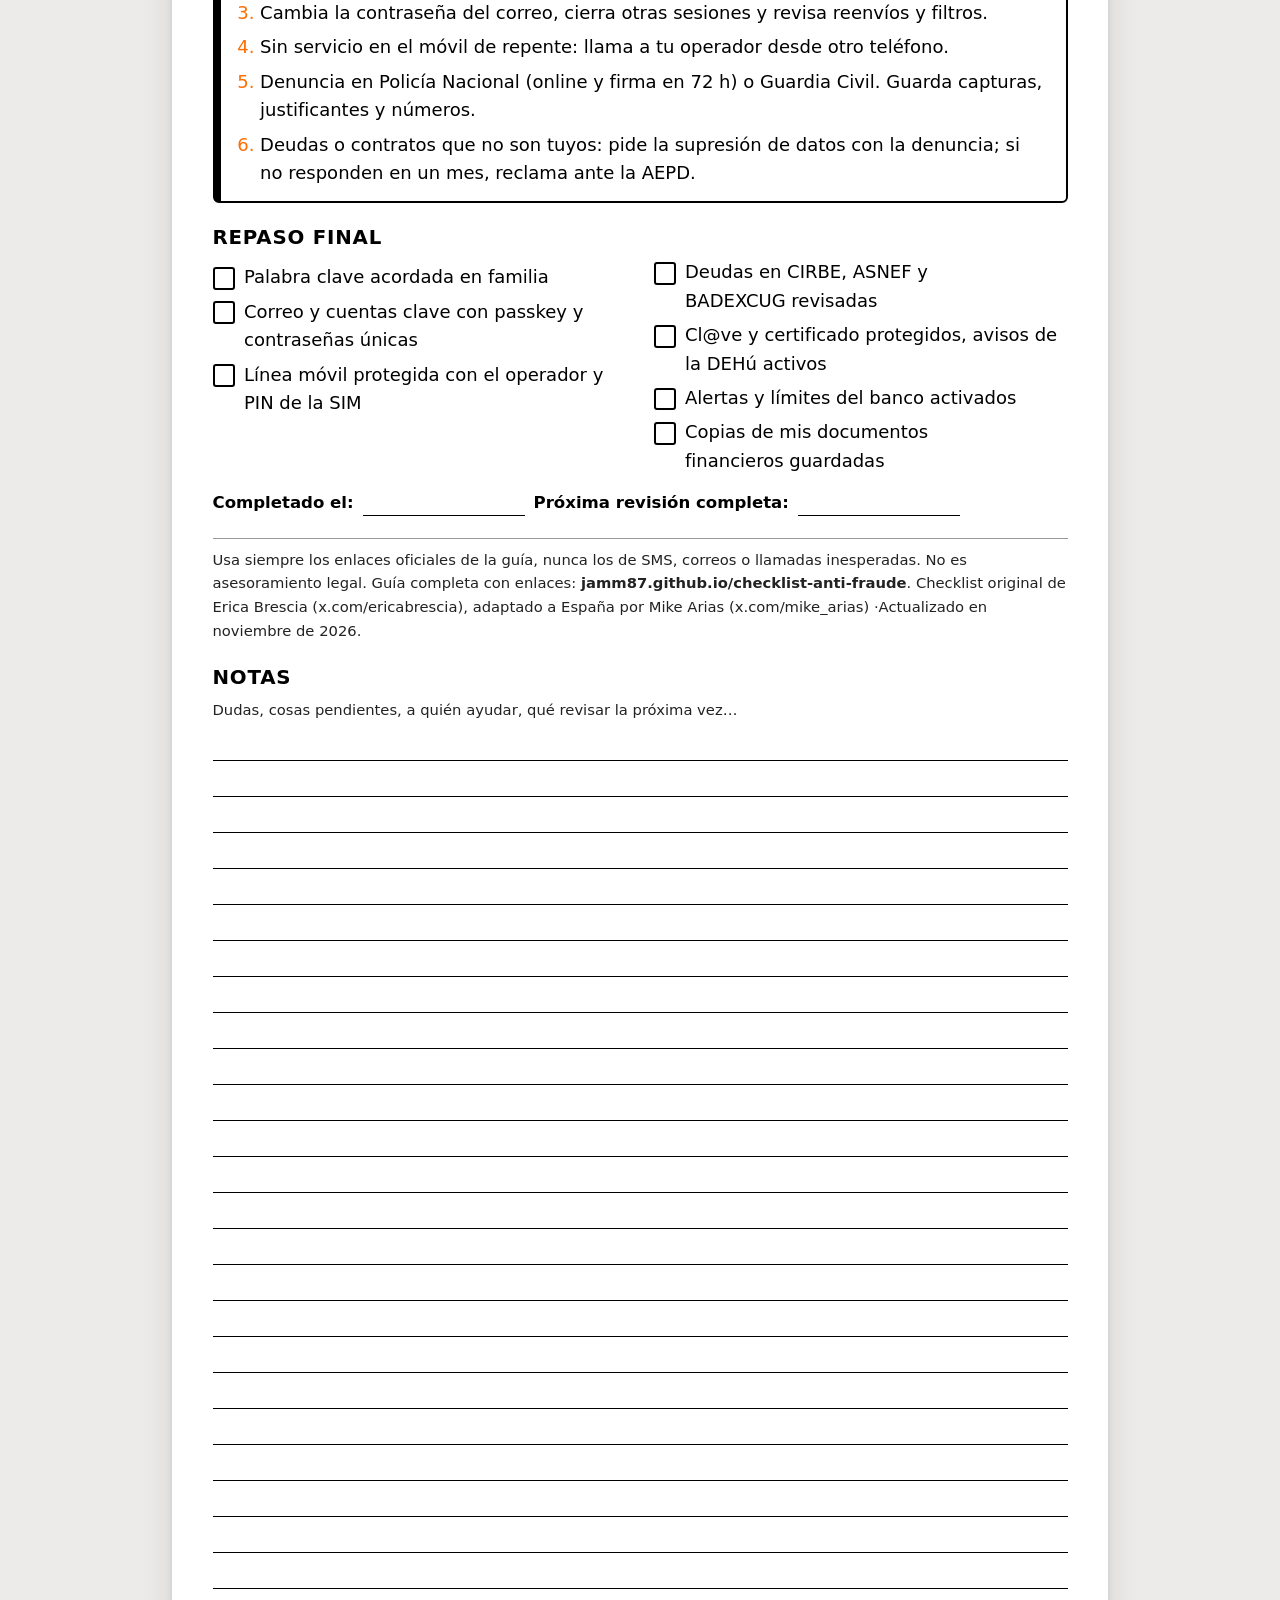
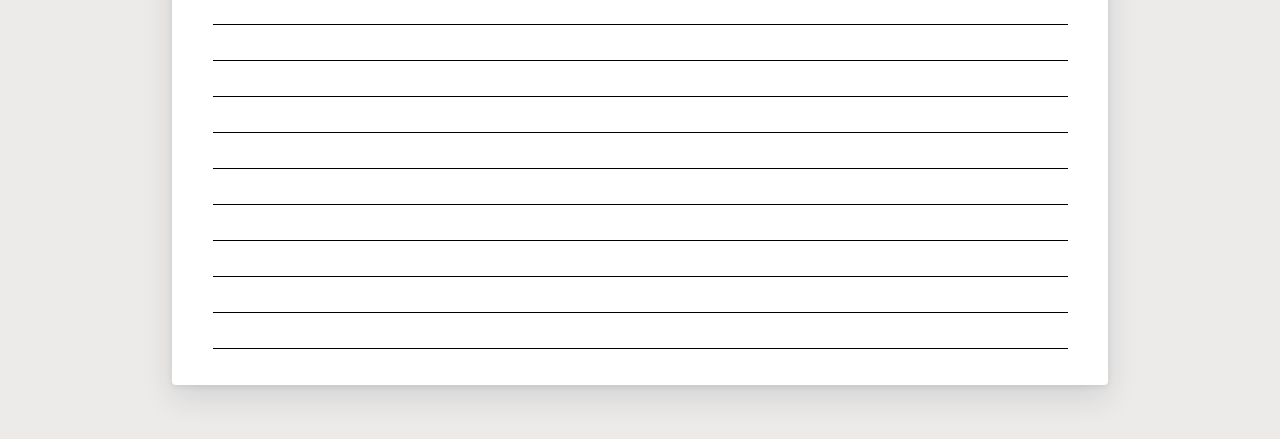
<file: imprimir.html>
<!doctype html>
<html lang="es" data-theme="light">
<head>
<meta charset="utf-8">
<meta name="viewport" content="width=device-width, initial-scale=1">
<title>Hoja para imprimir · Checklist antifraude</title>
<meta name="description" content="Hoja A4 para imprimir y rellenar a mano con el checklist antifraude.">
<meta name="robots" content="noindex">
<meta name="color-scheme" content="light">
<meta name="theme-color" content="#1a1714">
<meta name="referrer" content="no-referrer">
<link rel="icon" href="favicon.svg?v=5" type="image/svg+xml">
<link rel="icon" href="favicon-32.png" type="image/png" sizes="32x32">
<link rel="apple-touch-icon" href="apple-touch-icon.png">
<link rel="stylesheet" href="styles.css?v=5">
<style>
  /* Hoja: siempre clara, tinta negra, pensada para bolígrafo */
  body.sheet { background: #edebe9; color: #000; }
  .bar { position: sticky; top: 0; z-index: 5; background: rgba(16,13,11,.78); -webkit-backdrop-filter: blur(12px); backdrop-filter: blur(12px); border-bottom: 1px solid rgba(255,255,255,.1); color: #fff; }
  .bar .wrap { display: flex; flex-wrap: wrap; align-items: center; justify-content: space-between; gap: .5rem 1rem; padding-top: .6rem; padding-bottom: .6rem; max-width: 52rem; }
  .bar p { margin: 0; font-size: .9rem; color: rgba(255,255,255,.82); flex: 1 1 18rem; }
  .bar .actions { flex: 0 1 auto; flex-wrap: wrap; }
  .btn.small { min-height: 44px; padding: .4rem 1rem; }
  .bar .btn { display: inline-flex; align-items: center; font: inherit; font-weight: 650; cursor: pointer; text-decoration: none; border-radius: 10px; border: 2px solid transparent; }
  .bar .btn.primary { background: #fe6e00; color: #1a1714; }
  .bar .btn.primary:hover { background: #ffb74d; }
  .bar .btn.ghost { background: transparent; color: #fff; border-color: rgba(255,255,255,.7); }
  .bar .btn.ghost:hover { background: rgba(255,255,255,.12); }
  .bar :focus-visible { outline: 3px solid #ffb74d; outline-offset: 3px; }

  .paper {
    background: #fff; max-width: 52rem; margin: 1.5rem auto 3rem; padding: 2rem 2.25rem;
    box-shadow: 0 2px 6px rgba(0,0,0,.08), 0 12px 32px rgba(20,30,60,.12); border-radius: 4px;
  }
  .sheet h1, .sheet h2, .sheet h3 { color: #000; }
  .head { display: flex; align-items: center; gap: .75rem; border-bottom: 3px solid #fe6e00; padding-bottom: .6rem; margin-bottom: .8rem; }
  .head svg { width: 2.4rem; height: 2.4rem; flex: none; }
  .head h1 { font-size: 1.6rem; margin: 0; }
  .head p { margin: 0; font-size: .85rem; color: #333; }
  .sheet h2 { font-size: 1.1rem; margin: 1.3rem 0 .4rem; text-transform: uppercase; letter-spacing: .04em; }

  .item { break-inside: avoid; border: 1.5px solid #000; border-radius: 6px; padding: .6rem .9rem .3rem; margin: .7rem 0; }
  .item-head { display: flex; flex-wrap: wrap; align-items: center; gap: .6rem; margin-bottom: .2rem; }
  .num { flex: none; width: 1.8rem; height: 1.8rem; border: 2px solid #000; border-radius: 50%; display: grid; place-items: center; font-weight: 750; }
  .item h3 { font-size: 1.05rem; margin: 0; flex: 1; }
  .dur { font-size: .8rem; color: #333; }

  .boxes { list-style: none; padding: 0; margin: .3rem 0; }
  .boxes li { margin: .3rem 0; padding-left: 1.75rem; position: relative; }
  .boxes li::before { content: ""; position: absolute; left: 0; top: .2em; width: 1.05rem; height: 1.05rem; border: 2px solid #000; border-radius: 3px; }
  .boxes li::marker { content: none; }
  .cols { columns: 2 16rem; column-gap: 1.5rem; }

  .row { display: flex; flex-wrap: wrap; align-items: flex-end; gap: .25rem .5rem; margin: .65rem 0; }
  .row .lbl { font-weight: 600; font-size: .92rem; }
  .line { flex: 1 1 10rem; border-bottom: 1.5px solid #000; min-height: 1.6rem; }
  .line.short { flex: 0 1 9rem; min-width: 7rem; }

  .warn { display: flex; gap: .75rem; border: 2.5px solid #000; border-radius: 6px; padding: .6rem .9rem; margin: .8rem 0; font-size: .92rem; }
  .warn svg { width: 1.6rem; height: 1.6rem; flex: none; margin-top: .1rem; }
  .warn p { margin: 0; }

  .table-wrap { overflow-x: auto; }
  .table-wrap:focus-visible { outline: 3px solid #c2410c; outline-offset: 2px; }
  table { width: 100%; border-collapse: collapse; margin: .4rem 0; font-size: .92rem; }
  th, td { border: 1.5px solid #000; padding: .35rem .5rem; text-align: left; vertical-align: middle; height: 2.2rem; }
  th { font-size: .8rem; background: #fff3ea; font-weight: 650; }
  td.c { text-align: center; }
  .tick { display: inline-block; width: 1rem; height: 1rem; border: 2px solid #000; border-radius: 3px; vertical-align: middle; }
  .opt { white-space: nowrap; margin-right: .6rem; }

  .sos { border: 2.5px solid #000; border-left-width: 8px; border-radius: 6px; padding: .5rem 1rem .3rem; margin: .8rem 0; }
  .sos h2 { margin-top: .3rem; }
  .sos ol { padding-left: 1.2rem; margin: .4rem 0; }
  .sos li { margin: .3rem 0; }
  .small { font-size: .82rem; color: #222; }
  .pb { break-before: page; }
  .notes { break-inside: avoid; }
  .notes .small { margin: 0 0 .2rem; }
  .ruled span { display: block; height: 2rem; border-bottom: 1.5px solid #000; }
  .foot { margin-top: 1.2rem; border-top: 1px solid #999; padding-top: .5rem; }

  @media (max-width: 40rem) { .paper { padding: 1.25rem 1rem; margin: 0 0 2rem; border-radius: 0; } }
  @media print {
    html { font-size: 10pt; }
    body.sheet { background: #fff; }
    .paper { box-shadow: none; margin: 0; padding: 0; max-width: none; border-radius: 0; }
    th { background: #f0f0f0; }
    .head { border-bottom-color: #000; }
    a { color: #000; text-decoration: none; }
    .sheet a[href^="http"]::after { content: none; }
  }
</style>
</head>
<body class="sheet">
<a class="skip" href="#hoja">Saltar a la hoja</a>

<header class="bar no-print">
  <nav class="wrap" aria-label="Acciones de la hoja">
    <p>Imprímela y rellénala <strong>a mano</strong>. No escribas nada en pantalla: esta web no guarda datos.</p>
    <div class="actions">
      <a class="btn ghost small" href="./">← Volver a la guía</a>
      <button class="btn primary small" type="button" id="btn-print" hidden>Imprimir (A4)</button>
    </div>
  </nav>
</header>

<main class="paper" id="hoja">

<div class="head">
  <svg viewBox="0 0 64 64" aria-hidden="true"><path d="M32 3 7 12v18c0 15.5 10.6 27.6 25 31 14.4-3.4 25-15.5 25-31V12L32 3Z" fill="none" stroke="#000" stroke-width="4"/><path d="m20.5 32.5 8 8 15-16" fill="none" stroke="#000" stroke-width="6" stroke-linecap="round" stroke-linejoin="round"/></svg>
  <div>
    <h1>Mi checklist antifraude</h1>
    <p>Marca cada casilla al terminar y anota la fecha.</p>
  </div>
</div>

<div class="row"><span class="lbl">Nombre:</span><span class="line"></span><span class="lbl">Fecha de inicio:</span><span class="line short"></span></div>

<div class="warn" role="note">
  <svg viewBox="0 0 24 24" aria-hidden="true"><path d="M12 3 2 20h20L12 3Z" fill="none" stroke="#000" stroke-width="2" stroke-linejoin="round"/><path d="M12 10v4M12 17h.01" stroke="#000" stroke-width="2.4" stroke-linecap="round"/></svg>
  <p><strong>Hoja con datos sensibles.</strong> Rellénala solo a mano: en papel no se puede hackear ni filtrar. No la fotografíes, no la escanees y guárdala bajo llave, lejos de tarjetas y documentos de identidad. Aun así, no escribas aquí tu contraseña maestra, PINs de tarjeta ni números completos de tarjeta o IBAN.</p>
</div>

<h2>Los 7 pasos</h2>

<section class="item" aria-labelledby="s1">
  <div class="item-head"><span class="num" aria-hidden="true">1</span><h3 id="s1">Palabra clave en familia</h3><span class="dur">5 min</span></div>
  <ul class="boxes">
    <li>Hemos elegido una palabra que no está en internet y la hemos compartido <strong>en persona</strong>.</li>
    <li>Todos sabemos: ante cualquier petición urgente, <strong>cuelgo y llamo yo</strong> a un número que ya tengo guardado.</li>
  </ul>
  <div class="row"><span class="lbl">Palabra clave:</span><span class="line"></span></div>
  <div class="row"><span class="lbl">Personas que la conocen:</span><span class="line"></span><span class="lbl">Fecha:</span><span class="line short"></span></div>
</section>

<section class="item" aria-labelledby="s2">
  <div class="item-head"><span class="num" aria-hidden="true">2</span><h3 id="s2">Correo y cuentas clave</h3><span class="dur">20–30 min</span></div>
  <ul class="boxes cols">
    <li>Gestor de contraseñas y contraseñas repetidas arregladas (primero correo y banco).</li>
    <li>Passkey o app de autenticación activada. SMS solo si no hay otra opción.</li>
    <li>Teléfono y correo de recuperación al día.</li>
    <li>Sesiones revisadas; WhatsApp con verificación en dos pasos.</li>
    <li>Códigos de recuperación guardados en lugar seguro.</li>
    <li>Actualizaciones automáticas activadas.</li>
  </ul>
  <div class="row"><span class="lbl">Gestor de contraseñas usado:</span><span class="line"></span></div>
  <div class="row"><span class="lbl">Códigos de recuperación guardados en:</span><span class="line"></span><span class="lbl">Fecha:</span><span class="line short"></span></div>
</section>

<section class="item" aria-labelledby="s3">
  <div class="item-head"><span class="num" aria-hidden="true">3</span><h3 id="s3">Número de móvil</h3><span class="dur">10 min</span></div>
  <ul class="boxes cols">
    <li>Datos de contacto del área de cliente revisados.</li>
    <li>Llamada hecha: protección contra duplicado de SIM y portabilidad.</li>
    <li>PIN de la SIM activado y cambiado.</li>
    <li>Operaciones del banco confirmadas en su app, no por SMS.</li>
  </ul>
  <div class="row"><span class="lbl">Operador:</span><span class="line"></span><span class="lbl">Fecha:</span><span class="line short"></span></div>
  <div class="row"><span class="lbl">Contraseña o PIN de portabilidad del operador:</span><span class="line"></span></div>
</section>

<section class="item" aria-labelledby="s4">
  <div class="item-head"><span class="num" aria-hidden="true">4</span><h3 id="s4">Lo que hay a mi nombre</h3><span class="dur">20 min · cada año</span></div>
  <div class="table-wrap" role="region" tabindex="0" aria-label="Tabla de consultas de deudas a mi nombre"><table>
    <thead><tr><th scope="col">Consulta</th><th scope="col">Fecha</th><th scope="col">¿Todo reconocido?</th><th scope="col">Próxima revisión</th></tr></thead>
    <tbody>
      <tr><th scope="row">CIRBE (Banco de España)</th><td></td><td><span class="opt"><span class="tick"></span> Sí</span><span class="opt"><span class="tick"></span> No</span></td><td></td></tr>
      <tr><th scope="row">ASNEF (Equifax)</th><td></td><td><span class="opt"><span class="tick"></span> Sí</span><span class="opt"><span class="tick"></span> No</span></td><td></td></tr>
      <tr><th scope="row">BADEXCUG (Experian)</th><td></td><td><span class="opt"><span class="tick"></span> Sí</span><span class="opt"><span class="tick"></span> No</span></td><td></td></tr>
    </tbody>
  </table></div>
</section>

<section class="item" aria-labelledby="s5">
  <div class="item-head"><span class="num" aria-hidden="true">5</span><h3 id="s5">Hacienda y Seguridad Social</h3><span class="dur">15–20 min</span></div>
  <ul class="boxes cols">
    <li>Cl@ve registrada y app Cl@ve instalada (nivel avanzado si es posible).</li>
    <li>Certificado digital / DNIe con contraseña y solo en mis equipos.</li>
    <li>Gestoría con apoderamiento, no con mis claves.</li>
    <li>Avisos por correo de la DEHú activados.</li>
    <li>Informe de vida laboral revisado (cada año).</li>
  </ul>
  <div class="row"><span class="lbl">Fecha:</span><span class="line short"></span><span class="lbl">Próxima revisión de vida laboral:</span><span class="line short"></span></div>
</section>

<section class="item" aria-labelledby="s6">
  <div class="item-head"><span class="num" aria-hidden="true">6</span><h3 id="s6">Alertas del banco</h3><span class="dur">10 min por entidad</span></div>
  <div class="table-wrap" role="region" tabindex="0" aria-label="Tabla de alertas por entidad bancaria"><table>
    <thead><tr><th scope="col">Entidad</th><th scope="col">Avisos de cada movimiento y Bizum</th><th scope="col">Límites ajustados</th><th scope="col">Fecha</th></tr></thead>
    <tbody>
      <tr><td></td><td class="c"><span class="tick"></span></td><td class="c"><span class="tick"></span></td><td></td></tr>
      <tr><td></td><td class="c"><span class="tick"></span></td><td class="c"><span class="tick"></span></td><td></td></tr>
      <tr><td></td><td class="c"><span class="tick"></span></td><td class="c"><span class="tick"></span></td><td></td></tr>
      <tr><td></td><td class="c"><span class="tick"></span></td><td class="c"><span class="tick"></span></td><td></td></tr>
    </tbody>
  </table></div>
  <ul class="boxes cols">
    <li>Sé que <strong>para recibir un Bizum nunca tengo que aceptar nada</strong>.</li>
    <li>Reviso mis cuentas una vez por semana.</li>
  </ul>
</section>

<section class="item" aria-labelledby="s7">
  <div class="item-head"><span class="num" aria-hidden="true">7</span><h3 id="s7">Copias de mis documentos financieros</h3><span class="dur">15 min · cada trimestre</span></div>
  <ul class="boxes">
    <li>Extractos y certificados fiscales de cada entidad, renta, datos fiscales y vida laboral descargados.</li>
    <li>Guardados en sitio cifrado, con segunda copia. No en carpeta compartida ni por correo.</li>
  </ul>
  <div class="row"><span class="lbl">Dónde está la copia principal:</span><span class="line"></span></div>
  <div class="row"><span class="lbl">Dónde está la 2.ª copia:</span><span class="line"></span><span class="lbl">Última copia:</span><span class="line short"></span></div>
</section>

<section class="sos pb" aria-labelledby="sos-h">
  <h2 id="sos-h">Si algo sale mal: teléfonos y pasos</h2>
  <p class="small">Apunta los números <strong>sacados de la tarjeta o la app oficial</strong>, para tenerlos a mano si no puedes usar el móvil. Nunca los copies de un SMS, correo o llamada.</p>
  <div class="table-wrap" role="region" tabindex="0" aria-label="Tabla de teléfonos de emergencia"><table>
    <thead><tr><th scope="col" style="width:42%">Entidad / servicio</th><th scope="col">Teléfono de bloqueo o atención</th></tr></thead>
    <tbody>
      <tr><th scope="row">Banco 1:</th><td></td></tr>
      <tr><th scope="row">Banco 2:</th><td></td></tr>
      <tr><th scope="row">Tarjeta / bróker:</th><td></td></tr>
      <tr><th scope="row">Operador móvil:</th><td></td></tr>
      <tr><th scope="row">Persona de confianza 1:</th><td></td></tr>
      <tr><th scope="row">Persona de confianza 2:</th><td></td></tr>
    </tbody>
  </table></div>
  <p><strong>Ayuda en ciberseguridad (INCIBE): 017</strong>, gratis, todos los días de 8 a 23 h. WhatsApp: 900 116 117.</p>
  <ol>
    <li>Llama al banco (número de tu tarjeta o app): bloquea tarjetas y accesos y pide que intenten recuperar la transferencia. Las horas cuentan.</li>
    <li>Operaciones no autorizadas: comunícalo sin demora (máximo legal, 13 meses). Reclama por escrito al banco; si no responde, al Banco de España.</li>
    <li>Cambia la contraseña del correo, cierra otras sesiones y revisa reenvíos y filtros.</li>
    <li>Sin servicio en el móvil de repente: llama a tu operador desde otro teléfono.</li>
    <li>Denuncia en Policía Nacional (online y firma en 72 h) o Guardia Civil. Guarda capturas, justificantes y números.</li>
    <li>Deudas o contratos que no son tuyos: pide la supresión de datos con la denuncia; si no responden en un mes, reclama ante la AEPD.</li>
  </ol>
</section>

<section aria-labelledby="rep-h">
  <h2 id="rep-h">Repaso final</h2>
  <ul class="boxes cols">
    <li>Palabra clave acordada en familia</li>
    <li>Correo y cuentas clave con passkey y contraseñas únicas</li>
    <li>Línea móvil protegida con el operador y PIN de la SIM</li>
    <li>Deudas en CIRBE, ASNEF y BADEXCUG revisadas</li>
    <li>Cl@ve y certificado protegidos, avisos de la DEHú activos</li>
    <li>Alertas y límites del banco activados</li>
    <li>Copias de mis documentos financieros guardadas</li>
  </ul>
  <div class="row"><span class="lbl">Completado el:</span><span class="line short"></span><span class="lbl">Próxima revisión completa:</span><span class="line short"></span></div>
</section>

<p class="small foot">Usa siempre los enlaces oficiales de la guía, nunca los de SMS, correos o llamadas inesperadas. No es asesoramiento legal. Guía completa con enlaces: <strong>jamm87.github.io/checklist-anti-fraude</strong>. Checklist original de Erica Brescia (x.com/ericabrescia), adaptado a España por Mike Arias (x.com/mike_arias) ·Actualizado en noviembre de 2026.</p>

<section class="notes pb" aria-labelledby="notas-h">
  <h2 id="notas-h">Notas</h2>
  <p class="small">Dudas, cosas pendientes, a quién ayudar, qué revisar la próxima vez…</p>
  <div class="ruled" aria-hidden="true"><span></span><span></span><span></span><span></span><span></span><span></span><span></span><span></span><span></span><span></span><span></span><span></span><span></span><span></span><span></span><span></span><span></span><span></span><span></span><span></span><span></span><span></span><span></span><span></span><span></span><span></span><span></span><span></span><span></span><span></span><span></span><span></span><span></span><span></span></div>
</section>

</main>
<script>
  var b = document.getElementById('btn-print');
  if (b) { b.hidden = false; b.addEventListener('click', function () { window.print(); }); }
</script>
</body>
</html>
</file>
<file: styles.css>
/* Sistema de diseño: ver design.md (adaptado a una guía de lectura y a WCAG AA).
   - El naranja de marca (#fe6e00) se usa como fondo con texto oscuro, nunca con texto blanco (2,8:1).
   - Para texto y enlaces se usa un naranja más oscuro (#c2410c, 5:1 sobre el fondo).
   - El foco usa #c2410c en claro y #ffb74d sobre oscuro: el #f97015 del sistema no llega a 3:1. */

/* ---------- Tokens ---------- */
:root {
  --bg: #fcfaf7;            /* background */
  --surface: #ffffff;       /* surface-elevated */
  --soft: #f5f2ee;          /* entre background y surface-soft */
  --soft-2: #edebe9;        /* surface-soft */
  --text: #423d38;          /* on-background */
  --heading: #2b2724;
  --muted: #6b635b;         /* on-surface-muted, oscurecido para pasar AA también sobre --soft-2 */
  --line: #e3e0dd;          /* outline */
  --line-strong: #d1cbc5;
  --primary: #fe6e00;
  --primary-strong: #ff6b00;
  --primary-warm: #ffb74d;
  --on-primary: #1a1714;
  --accent: #c2410c;        /* naranja para texto */
  --link: #c2410c;
  --focus: #c2410c;
  --tint: #fff3ea;          /* naranja al 6 % */
  --shell: rgba(16, 13, 11, .78);
  --shell-solid: #1a1714;
  --radius-sm: 6px;
  --radius: 8px;
  --radius-lg: 12px;
  --shadow: 0 1px 3px rgba(0, 0, 0, .08), 0 1px 2px rgba(0, 0, 0, .05);
  --shadow-raised: 0 4px 12px rgba(0, 0, 0, .10);
  --ease: cubic-bezier(.4, 0, .2, 1);
}
@media (prefers-color-scheme: dark) {
  :root:not([data-theme="light"]) {
    --bg: #413830;          /* dark-background */
    --surface: #4a423a;     /* dark-surface */
    --soft: #453c34;
    --soft-2: #3a322b;
    --text: #fafaf9;        /* dark-on-surface */
    --heading: #ffffff;
    --muted: #cfc9c2;
    --line: #5c534a;
    --line-strong: #6e645a;
    --accent: #ffb74d;
    --link: #ffb74d;
    --focus: #ffb74d;
    --tint: #4f3d2e;
    --shadow: none;
    --shadow-raised: none;
  }
}

/* ---------- Base ---------- */
* { box-sizing: border-box; }
html { font-size: 112.5%; scroll-behavior: smooth; -webkit-text-size-adjust: 100%; }
@media (prefers-reduced-motion: reduce) { html { scroll-behavior: auto; } * { transition: none !important; } }
body {
  margin: 0;
  background: var(--bg);
  color: var(--text);
  font-family: ui-sans-serif, system-ui, -apple-system, "Segoe UI", Roboto, "Helvetica Neue", Arial, sans-serif;
  line-height: 1.6;
}
h1, h2, h3 { color: var(--heading); line-height: 1.25; text-wrap: balance; letter-spacing: -.01em; }
p, li { text-wrap: pretty; }
a { color: var(--link); text-underline-offset: .15em; text-decoration-thickness: 1px; }
a:hover { text-decoration-thickness: 2px; }
:focus-visible { outline: 3px solid var(--focus); outline-offset: 3px; border-radius: 4px; }
[id] { scroll-margin-top: 5rem; }
strong { font-weight: 650; }

.visually-hidden {
  position: absolute !important; width: 1px; height: 1px; overflow: hidden;
  clip: rect(0 0 0 0); clip-path: inset(50%); white-space: nowrap;
}
.skip {
  position: absolute; left: -999px; top: .5rem; z-index: 30;
  background: var(--surface); color: var(--text); padding: .75rem 1rem; border-radius: var(--radius);
}
.skip:focus { left: .5rem; }
.wrap { max-width: 48rem; margin: 0 auto; padding: 0 1rem; }

/* ---------- Shell: barra superior de cristal oscuro ---------- */
.topbar {
  position: sticky; top: 0; z-index: 20;
  background: var(--shell);
  -webkit-backdrop-filter: saturate(140%) blur(12px); backdrop-filter: saturate(140%) blur(12px);
  border-bottom: 1px solid rgba(255, 255, 255, .10);
  color: #fff;
}
@supports not ((backdrop-filter: blur(1px)) or (-webkit-backdrop-filter: blur(1px))) { .topbar { background: var(--shell-solid); } }
.topbar-in { max-width: 72rem; margin: 0 auto; padding: 0 1rem; min-height: 64px; display: flex; align-items: center; justify-content: space-between; gap: .75rem 1rem; flex-wrap: wrap; }
.brand { display: inline-flex; align-items: center; gap: .55rem; color: #fff; text-decoration: none; font-weight: 700; font-size: .95rem; letter-spacing: .01em; min-height: 44px; }
.brand svg { width: 1.9rem; height: 1.9rem; flex: none; }
.brand-sub { color: rgba(255, 255, 255, .72); font-weight: 600; }
.topnav { display: flex; align-items: center; gap: .25rem; flex-wrap: wrap; }
.topnav a {
  color: rgba(255, 255, 255, .82); text-decoration: none; font-size: .8125rem; font-weight: 700;
  padding: .45rem .75rem; border-radius: var(--radius); min-height: 40px; display: inline-flex; align-items: center; gap: .4rem;
  transition: background-color .15s var(--ease), color .15s var(--ease);
}
.topnav a:hover { background: rgba(255, 255, 255, .10); color: #fff; }
.topnav a svg { width: 1.1em; height: 1.1em; }
.topnav .topnav-cta { background: var(--primary); color: var(--on-primary); }
.topnav .topnav-cta:hover { background: var(--primary-warm); color: var(--on-primary); }
.topbar :focus-visible { outline-color: var(--primary-warm); }
@media (max-width: 34rem) { .topnav a:not(.topnav-cta) { display: none; } }

/* ---------- Portada (espacio de trabajo claro) ---------- */
.hero {
  padding: 3rem 0 2.25rem;
  background:
    radial-gradient(60rem 22rem at 100% 0%, rgba(254, 110, 0, .10), transparent 60%),
    radial-gradient(40rem 18rem at 0% 0%, rgba(255, 183, 77, .12), transparent 60%);
}
.eyebrow { margin: 0 0 .6rem; font-size: .75rem; font-weight: 700; letter-spacing: .08em; text-transform: uppercase; color: var(--accent); }
.hero h1 { font-size: clamp(1.9rem, 6vw, 2.75rem); margin: 0 0 .9rem; letter-spacing: -.025em; }
.hero .lead { font-size: 1.15rem; margin: 0 0 1.25rem; max-width: 38rem; }
.credits { color: var(--muted); font-size: .9rem; margin: 1.25rem 0 0; }
.credits a { font-weight: 600; }
.chips { display: flex; flex-wrap: wrap; gap: .5rem; margin: 0 0 1.5rem; padding: 0; list-style: none; }
.chips li {
  margin: 0; background: var(--tint); color: var(--heading); border: 1px solid rgba(254, 110, 0, .25);
  border-radius: 9999px; padding: .2rem .8rem; font-size: .8rem; font-weight: 600; letter-spacing: .02em;
}

/* ---------- Botones ---------- */
.actions { display: flex; flex-wrap: wrap; gap: .75rem; }
.btn {
  display: inline-flex; align-items: center; gap: .5rem;
  font: inherit; font-size: .95rem; font-weight: 650; cursor: pointer; text-decoration: none;
  min-height: 48px; padding: .6rem 1.15rem; border-radius: var(--radius); border: 1.5px solid transparent;
  transition: background-color .15s var(--ease), border-color .15s var(--ease), box-shadow .15s var(--ease);
}
.btn svg { width: 1.2em; height: 1.2em; flex: none; }
.btn.primary { background: var(--primary); color: var(--on-primary); box-shadow: var(--shadow); }
.btn.primary:hover { background: var(--primary-warm); }
.btn.outline { background: var(--surface); color: var(--heading); border-color: var(--line-strong); }
.btn.outline:hover { border-color: var(--primary); background: var(--tint); }
.btn.solid { background: var(--primary); color: var(--on-primary); }
.btn.solid:hover { background: var(--primary-warm); }

/* ---------- Índice ---------- */
.toc {
  background: var(--surface); border-radius: var(--radius-lg); box-shadow: var(--shadow);
  border: 1px solid var(--line); padding: 1.25rem 1.25rem 1rem; margin-top: .5rem;
}
.toc h2, .label {
  font-size: .75rem; margin: 0 0 .5rem; text-transform: uppercase; letter-spacing: .08em; color: var(--muted); font-weight: 700;
}
.toc ol { list-style: none; margin: 0; padding: 0; display: grid; grid-template-columns: repeat(auto-fill, minmax(min(16rem, 100%), 1fr)); gap: .1rem 1rem; }
.toc li { margin: 0; }
.toc a { display: flex; overflow-wrap: anywhere; gap: .6rem; align-items: baseline; padding: .4rem .5rem; margin: 0 -.5rem; border-radius: var(--radius); color: var(--text); text-decoration: none; }
.toc a:hover { background: var(--tint); color: var(--heading); }
.toc .n { font-weight: 750; color: var(--accent); min-width: 1.2rem; font-variant-numeric: tabular-nums; }
.toc .extra { margin-top: .75rem; padding-top: .75rem; border-top: 1px solid var(--line); display: flex; flex-wrap: wrap; gap: .5rem 1.25rem; }
.toc .extra a { display: inline; padding: 0; margin: 0; color: var(--link); text-decoration: underline; text-underline-offset: .15em; }

/* ---------- Pasos ---------- */
.step {
  background: var(--surface); border: 1px solid var(--line); border-radius: var(--radius-lg);
  box-shadow: var(--shadow); padding: 1.5rem 1.5rem 1rem; margin: 1.5rem 0;
}
.step-head { display: flex; gap: .9rem; align-items: flex-start; }
.badge {
  flex: none; width: 2.5rem; height: 2.5rem; border-radius: var(--radius);
  display: grid; place-items: center; font-weight: 800; font-size: 1.15rem;
  background: var(--primary); color: var(--on-primary); font-variant-numeric: tabular-nums;
}
.step h2 { font-size: 1.35rem; margin: .1rem 0 .2rem; }
.meta { color: var(--muted); font-size: .85rem; margin: 0; display: flex; align-items: center; gap: .35rem; }
.meta svg { width: 1em; height: 1em; color: var(--accent); }
.step > p:first-of-type { margin-top: 1rem; }
ul { padding-left: 1.25rem; }
li { margin: .55rem 0; }
li::marker { color: var(--primary); }
.note {
  background: var(--soft); border: 1px solid var(--line); border-radius: var(--radius); padding: .75rem 1rem; font-size: .95rem;
}

/* ---------- Cajas ---------- */
.box { border-radius: var(--radius-lg); padding: 1.5rem 1.5rem .75rem; margin: 2rem 0; border: 1px solid var(--line); }
.box h2 { font-size: 1.3rem; margin: 0 0 .25rem; display: flex; align-items: center; gap: .6rem; }
.box h2 svg { width: 1.4rem; height: 1.4rem; flex: none; color: var(--accent); }
.box.next { background: var(--soft); }
.box.alert { background: var(--tint); border-color: rgba(254, 110, 0, .45); border-left: 6px solid var(--primary); }
.box.collab { background: var(--surface); box-shadow: var(--shadow); border-top: 4px solid var(--primary); }
.box.collab .actions { margin: 1rem 0; }
.small-muted { font-size: .9rem; color: var(--muted); }

/* ---------- Repaso ---------- */
.review { background: var(--surface); border: 1px solid var(--line); border-radius: var(--radius-lg); box-shadow: var(--shadow); padding: 1.5rem; margin: 2rem 0; }
.review h2 { margin: 0 0 .75rem; font-size: 1.3rem; }
.check { list-style: none; padding: 0; margin: 0 0 1rem; display: grid; grid-template-columns: repeat(auto-fill, minmax(min(16rem, 100%), 1fr)); gap: .25rem 1.5rem; }
.check li { display: flex; gap: .6rem; align-items: flex-start; margin: .35rem 0; }
.check li::before {
  content: ""; flex: none; width: 1.15rem; height: 1.15rem; margin-top: .2rem;
  border: 2px solid var(--muted); border-radius: var(--radius-sm);
}

/* ---------- Pie ---------- */
footer { color: var(--muted); font-size: .9rem; padding: 1rem 0 3rem; }
footer p { margin: .6rem 0; }
footer .source { background: var(--surface); border: 1px solid var(--line); border-radius: var(--radius); padding: .75rem 1rem; color: var(--text); }

/* ---------- Impresión de la guía ---------- */
@page { size: A4; margin: 14mm 15mm; }
@media print {
  html { font-size: 10.5pt; }
  :root, :root:not([data-theme="light"]) {
    --bg: #fff; --surface: #fff; --soft: #fff; --tint: #fff; --text: #000; --muted: #333; --heading: #000;
    --primary: #fff; --on-primary: #000; --accent: #000; --link: #000; --line: #999; --line-strong: #999;
  }
  body { background: #fff; }
  .no-print, .skip, .toc, .topbar { display: none !important; }
  .hero { background: none; padding: 0 0 .5rem; border-bottom: 2px solid #000; }
  .wrap { max-width: none; padding: 0; }
  .step, .review, .box, footer .source { box-shadow: none; border: 1px solid #999; padding: .6rem .9rem .2rem; margin: .8rem 0; }
  .box.alert { border-left: 4px solid #000; }
  .step { break-inside: avoid-page; }
  .badge { background: none; color: #000; border: 2px solid #000; width: 2rem; height: 2rem; font-size: 1rem; }
  .chips li { background: none; border-color: #999; }
  a { color: #000; text-decoration: none; }
  main a[href^="http"]::after, .credits a[href^="http"]::after { content: " (" attr(href) ")"; font-size: .8em; color: #333; word-break: break-all; }
  h2, h3 { break-after: avoid; }
  li { break-inside: avoid; }
}
</file>
